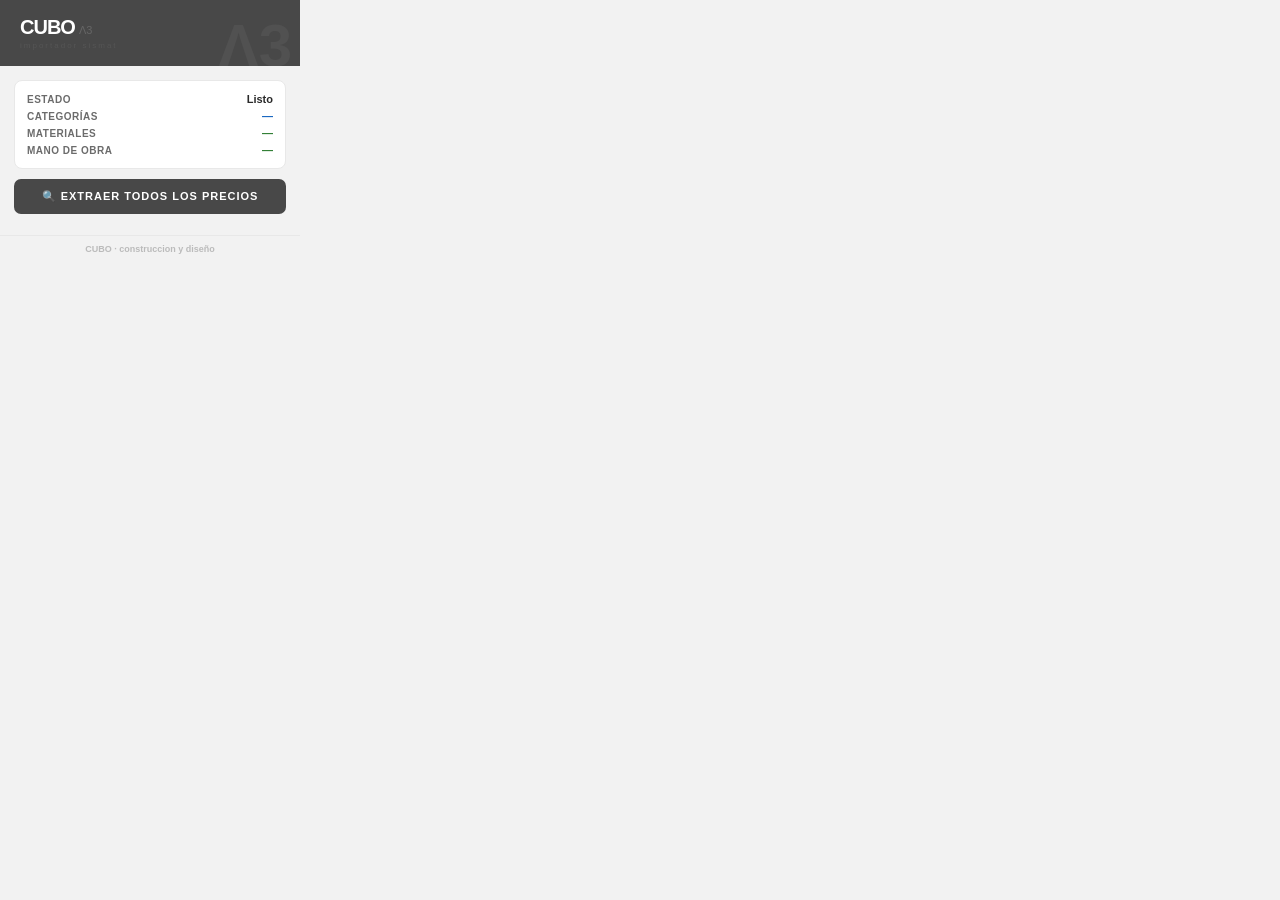
<file: cubo-sismat-extension/popup.html>
<!DOCTYPE html>
<html lang="es">
<head>
<meta charset="UTF-8">
<style>
*{box-sizing:border-box;margin:0;padding:0}
body{font-family:'Segoe UI',sans-serif;width:300px;background:#F2F2F2;color:#2A2A2A}
.header{background:#484848;padding:16px 20px;position:relative;overflow:hidden}
.header::after{content:'Λ3';position:absolute;right:8px;bottom:-10px;font-size:60px;font-weight:900;color:rgba(255,255,255,0.05);line-height:1}
.logo{font-size:20px;font-weight:900;color:#fff;letter-spacing:-1px}
.logo-iso{font-size:11px;color:#666;margin-left:4px}
.logo-sub{font-size:8px;color:#555;letter-spacing:2px;display:block;margin-top:2px}
.body{padding:14px}
.status-card{background:#fff;border-radius:8px;border:1.5px solid #E8E8E8;padding:12px;margin-bottom:10px}
.status-row{display:flex;justify-content:space-between;align-items:center;margin-bottom:5px}
.status-row:last-child{margin-bottom:0}
.s-lbl{font-size:10px;font-weight:700;color:#6B6B6B;text-transform:uppercase;letter-spacing:.5px}
.s-val{font-size:11px;font-weight:800;color:#2A2A2A}
.s-val.ok{color:#2E7D32}.s-val.err{color:#C62828}.s-val.info{color:#1565C0}
.progress-wrap{display:none;margin-bottom:10px}
.p-top{display:flex;justify-content:space-between;font-size:10px;font-weight:700;color:#6B6B6B;margin-bottom:5px}
.p-bar{height:5px;background:#E8E8E8;border-radius:3px;overflow:hidden}
.p-fill{height:100%;background:#484848;border-radius:3px;transition:width .4s;width:0%}
.p-cat{font-size:10px;color:#aaa;font-weight:600;margin-top:3px}
.btn{width:100%;background:#484848;color:#fff;border:none;padding:11px;font-size:11px;font-weight:800;cursor:pointer;border-radius:7px;text-transform:uppercase;letter-spacing:1px;transition:all .2s;margin-bottom:7px}
.btn:hover:not(:disabled){background:#333;transform:translateY(-1px)}
.btn:disabled{opacity:.4;cursor:not-allowed}
.btn.sec{background:#fff;color:#484848;border:1.5px solid #E8E8E8}
.btn.sec:hover:not(:disabled){border-color:#484848;transform:translateY(-1px)}
.btn.success{background:#2E7D32}
.btn.success:hover:not(:disabled){background:#1B5E20}
.log{background:#fff;border:1.5px solid #E8E8E8;border-radius:7px;padding:8px 10px;max-height:110px;overflow-y:auto;font-size:10px;color:#666;font-weight:600;line-height:1.6;display:none}
.log-line.ok{color:#2E7D32}.log-line.err{color:#C62828}.log-line.info{color:#1565C0}.log-line.warn{color:#E65100}
.warning{background:#FFF3E0;border:1.5px solid #FFE0B2;border-radius:7px;padding:9px 11px;font-size:11px;color:#E65100;font-weight:600;margin-bottom:10px;display:none;line-height:1.5}
.not-sismat{text-align:center;padding:20px 14px;color:#aaa;font-size:12px;font-weight:600;line-height:1.6;display:none}
.footer{padding:8px 14px;text-align:center;font-size:9px;color:#bbb;font-weight:600;border-top:1px solid #E8E8E8}
</style>
</head>
<body>
<div class="header">
  <span class="logo">CUBO</span><span class="logo-iso">Λ3</span>
  <span class="logo-sub">importador sismat</span>
</div>
<div class="body">
  <div id="not-sismat" class="not-sismat">
    ⚠️ Abrí Sismat primero.<br>
    Entrá a <strong>sismat.com.ar</strong> con tu usuario y volvé acá.
  </div>
  <div id="main-content">
    <div class="status-card">
      <div class="status-row"><span class="s-lbl">Estado</span><span class="s-val" id="st-estado">Listo</span></div>
      <div class="status-row"><span class="s-lbl">Categorías</span><span class="s-val info" id="st-cats">—</span></div>
      <div class="status-row"><span class="s-lbl">Materiales</span><span class="s-val ok" id="st-mats">—</span></div>
      <div class="status-row"><span class="s-lbl">Mano de obra</span><span class="s-val ok" id="st-mo">—</span></div>
    </div>
    <div class="progress-wrap" id="progress-wrap">
      <div class="p-top"><span>Progreso</span><span id="progress-pct">0%</span></div>
      <div class="p-bar"><div class="p-fill" id="progress-fill"></div></div>
      <div class="p-cat" id="current-cat">Iniciando...</div>
    </div>
    <div class="warning" id="warning-not-logged">
      No detectamos tu sesión en Sismat. Iniciá sesión y recargá la página.
    </div>
    <button class="btn" id="btn-extraer">🔍 Extraer todos los precios</button>
    <button class="btn sec" id="btn-descargar" style="display:none">⬇️ Descargar JSON</button>
    <button class="btn success" id="btn-importar" style="display:none">✅ Importar a CUBO Admin</button>
    <div class="log" id="log"></div>
  </div>
</div>
<div class="footer">CUBO · construccion y diseño</div>
<script src="popup.js"></script>
</body>
</html>
</file>
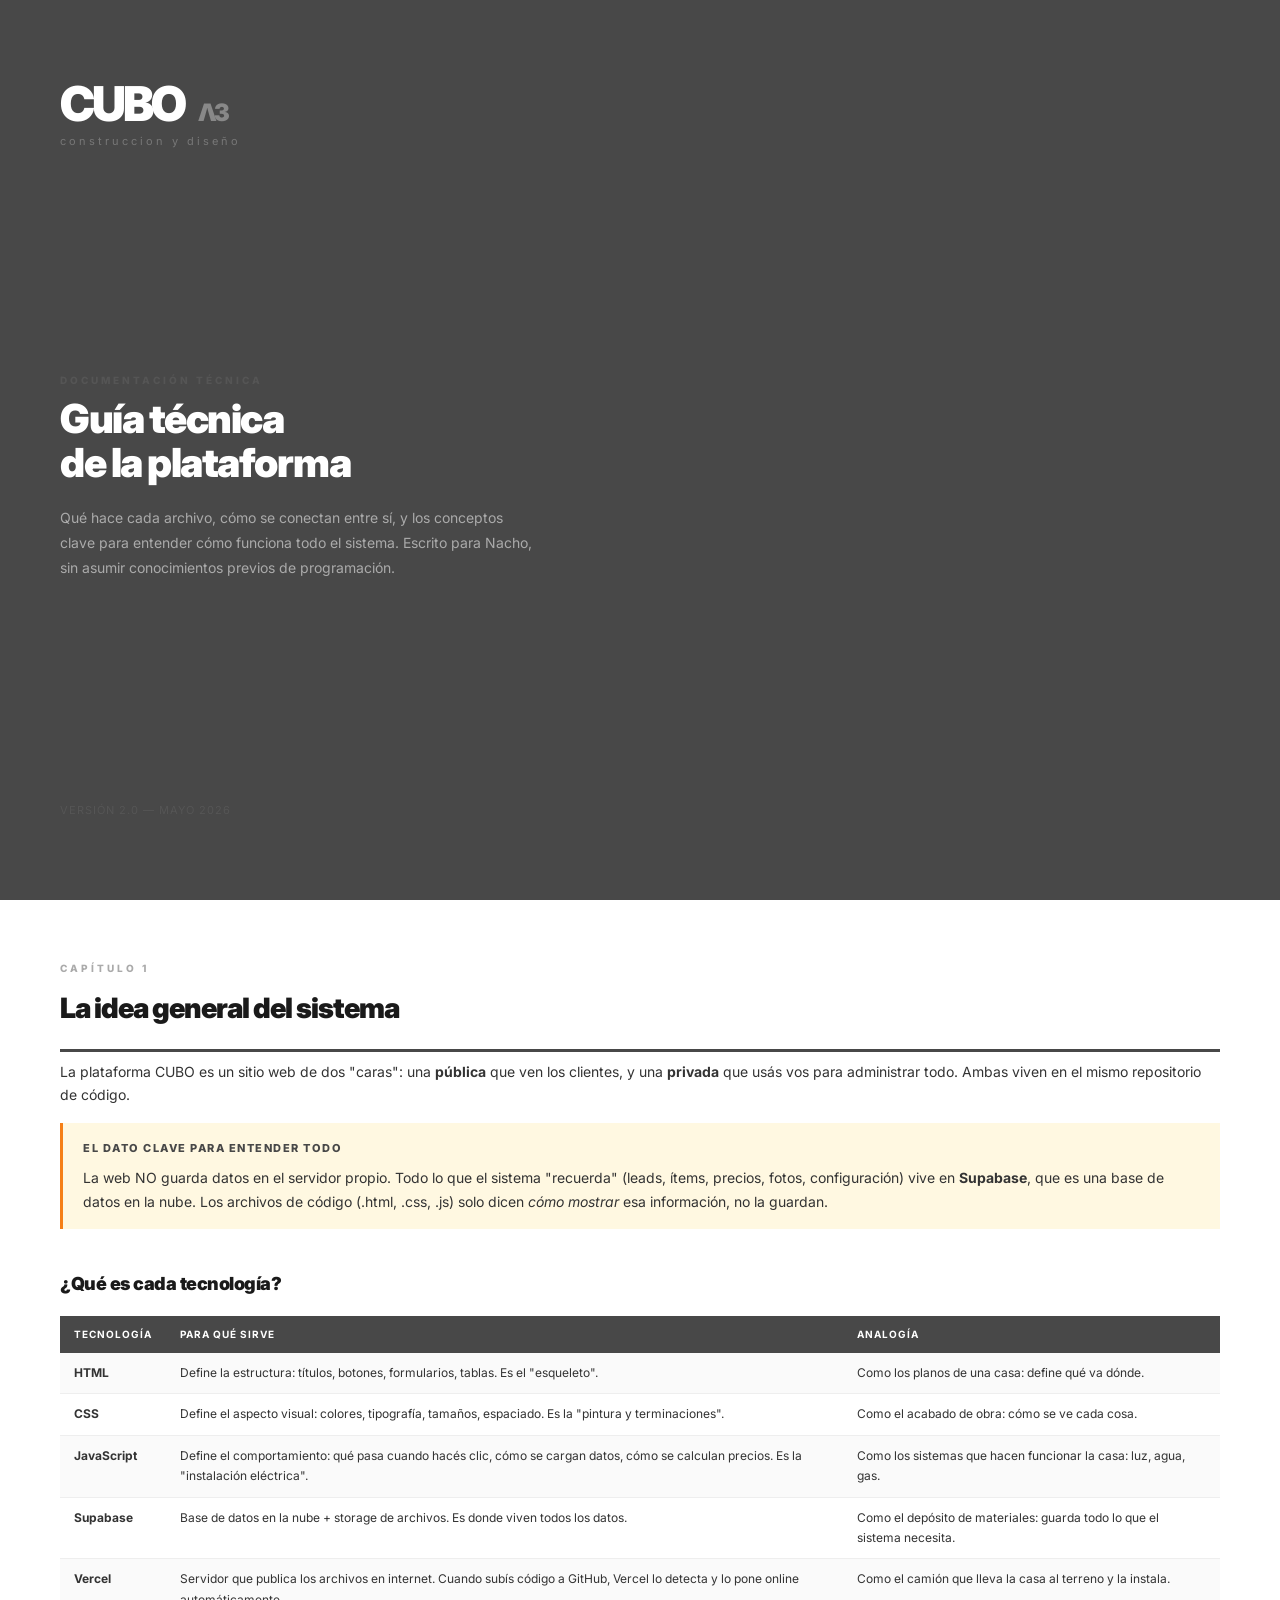
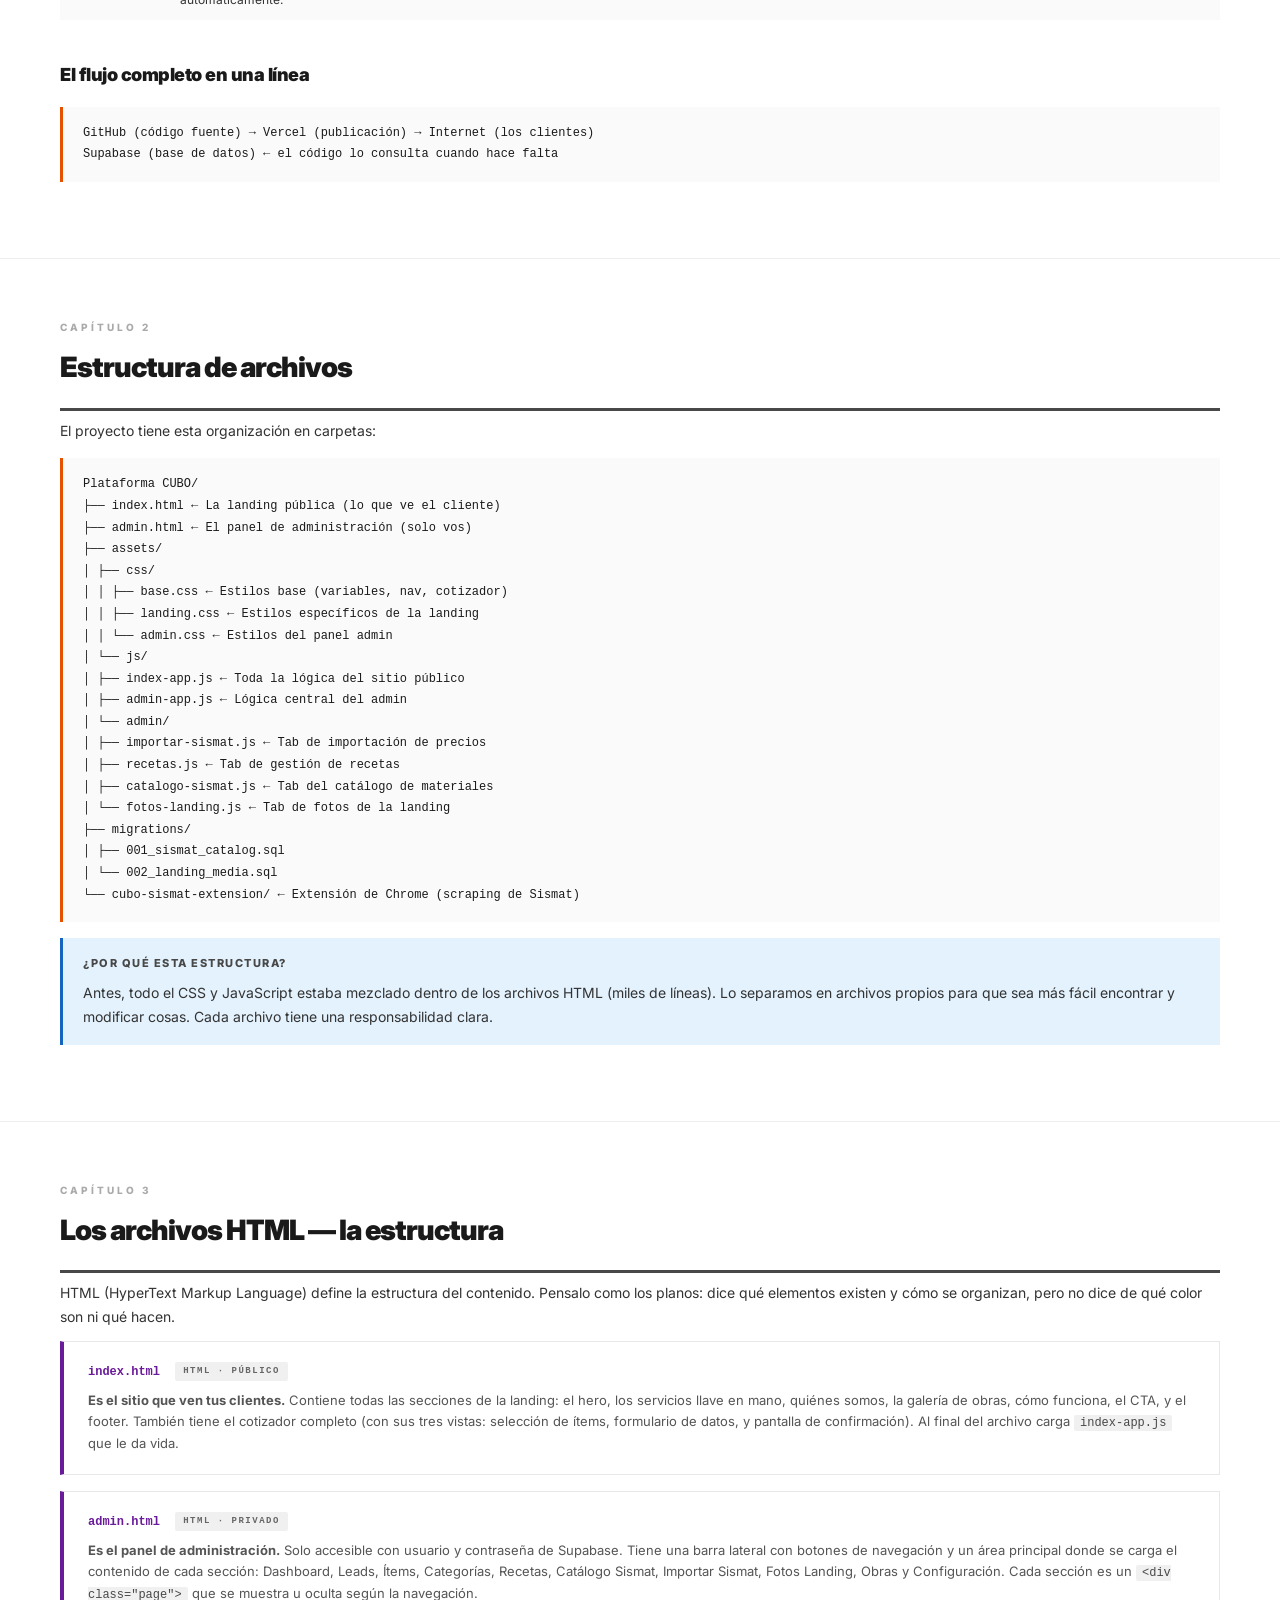
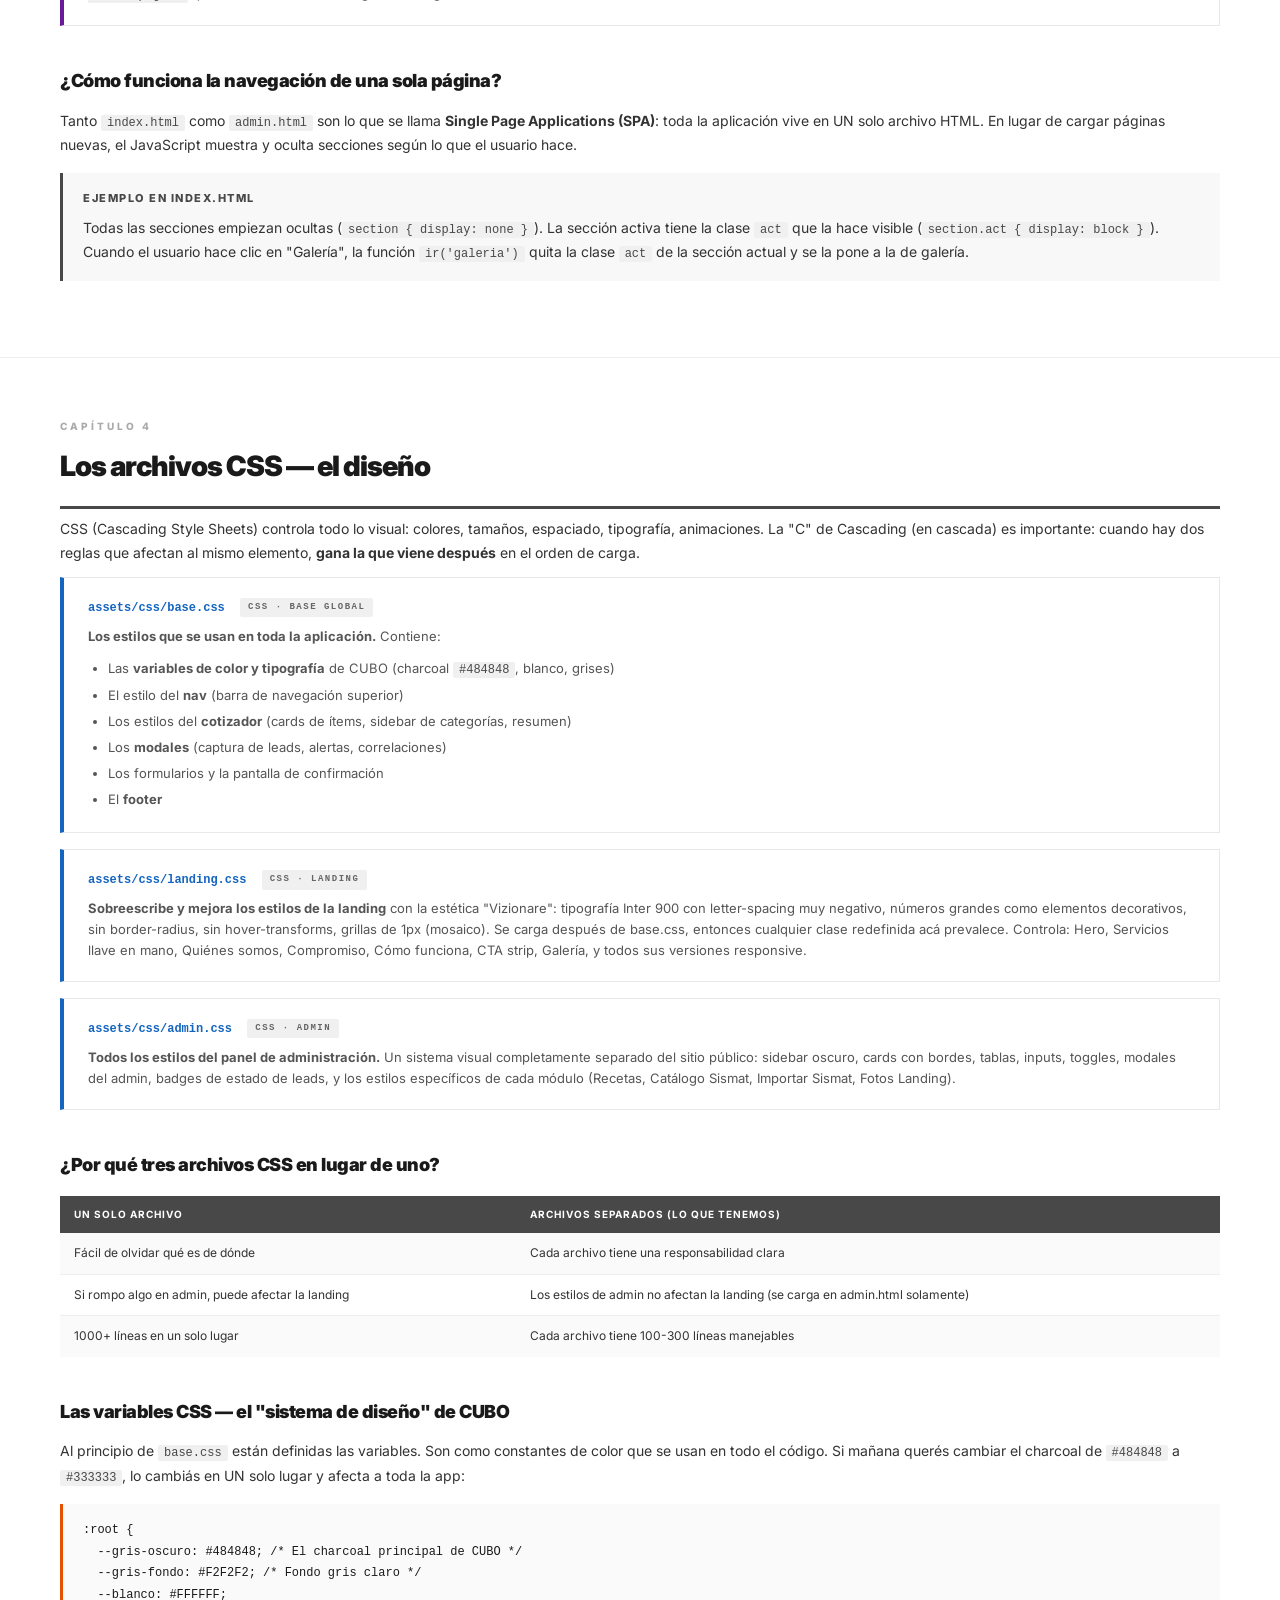
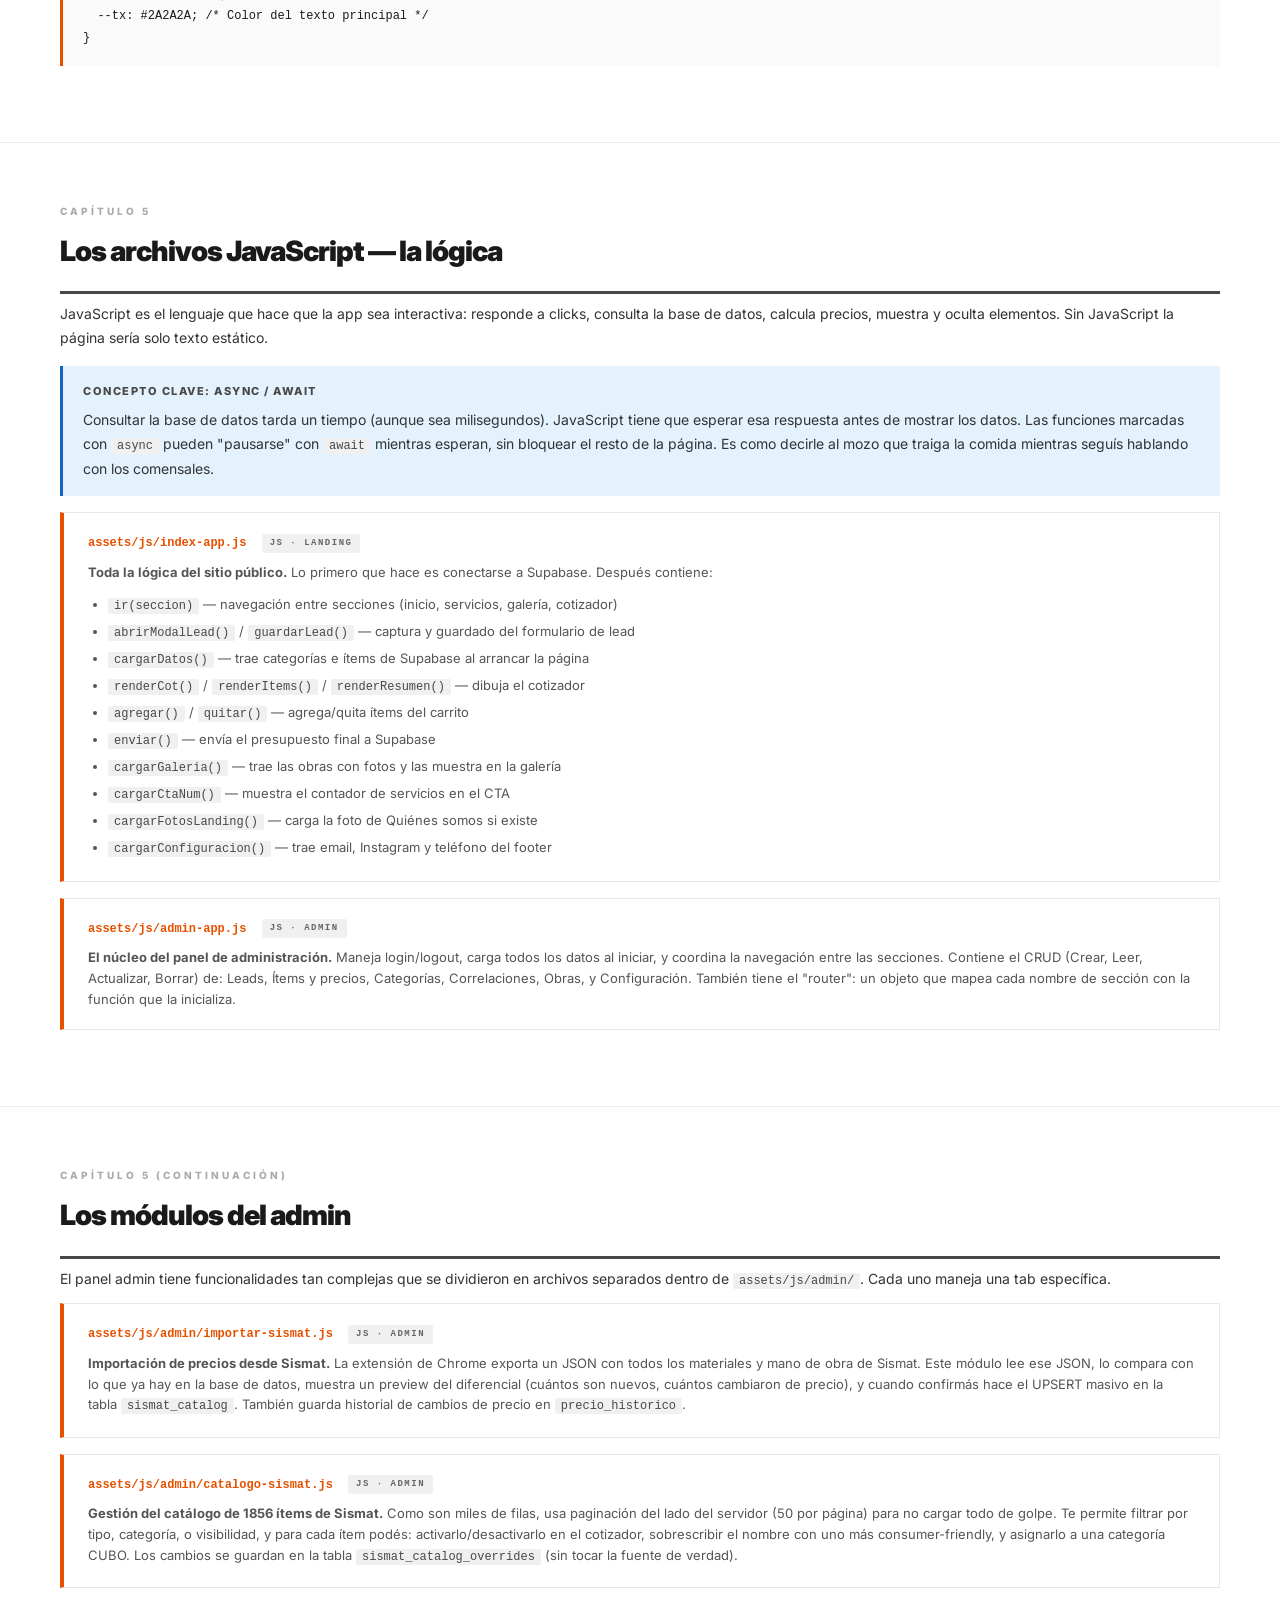
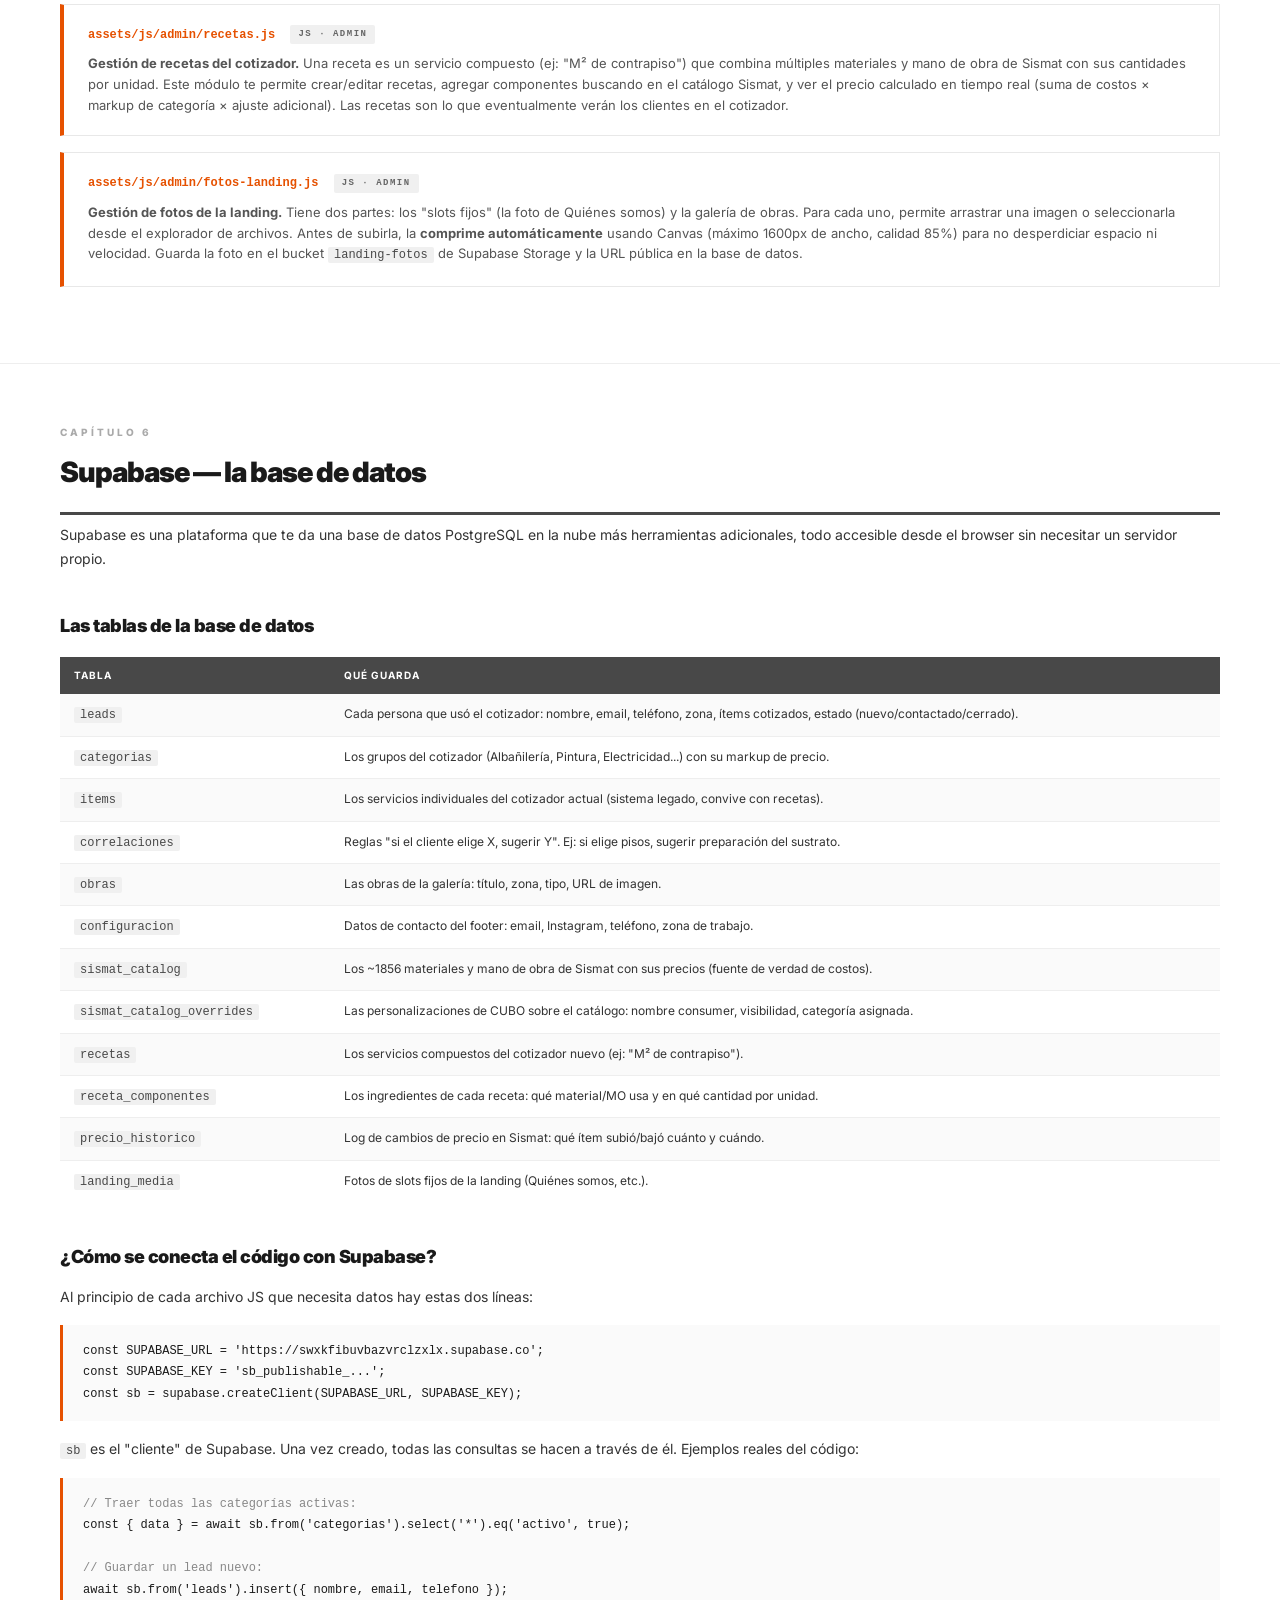
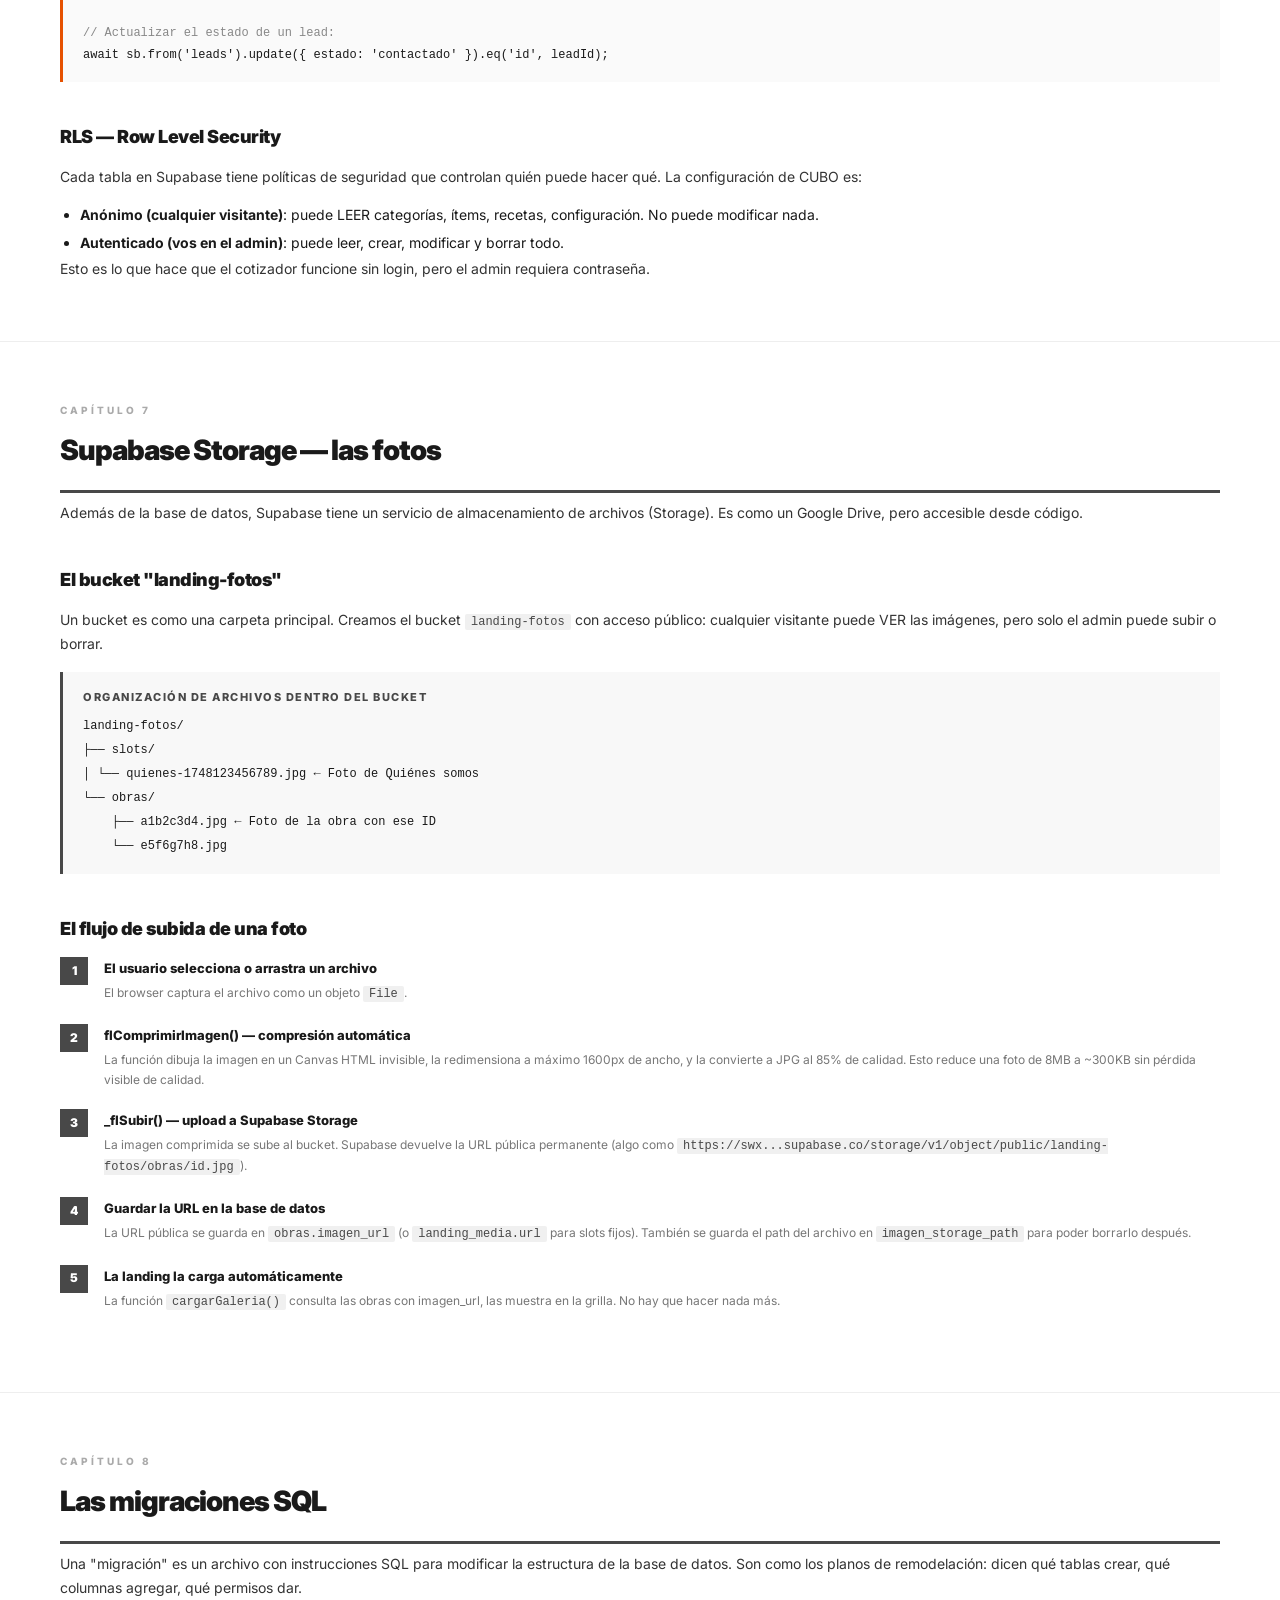
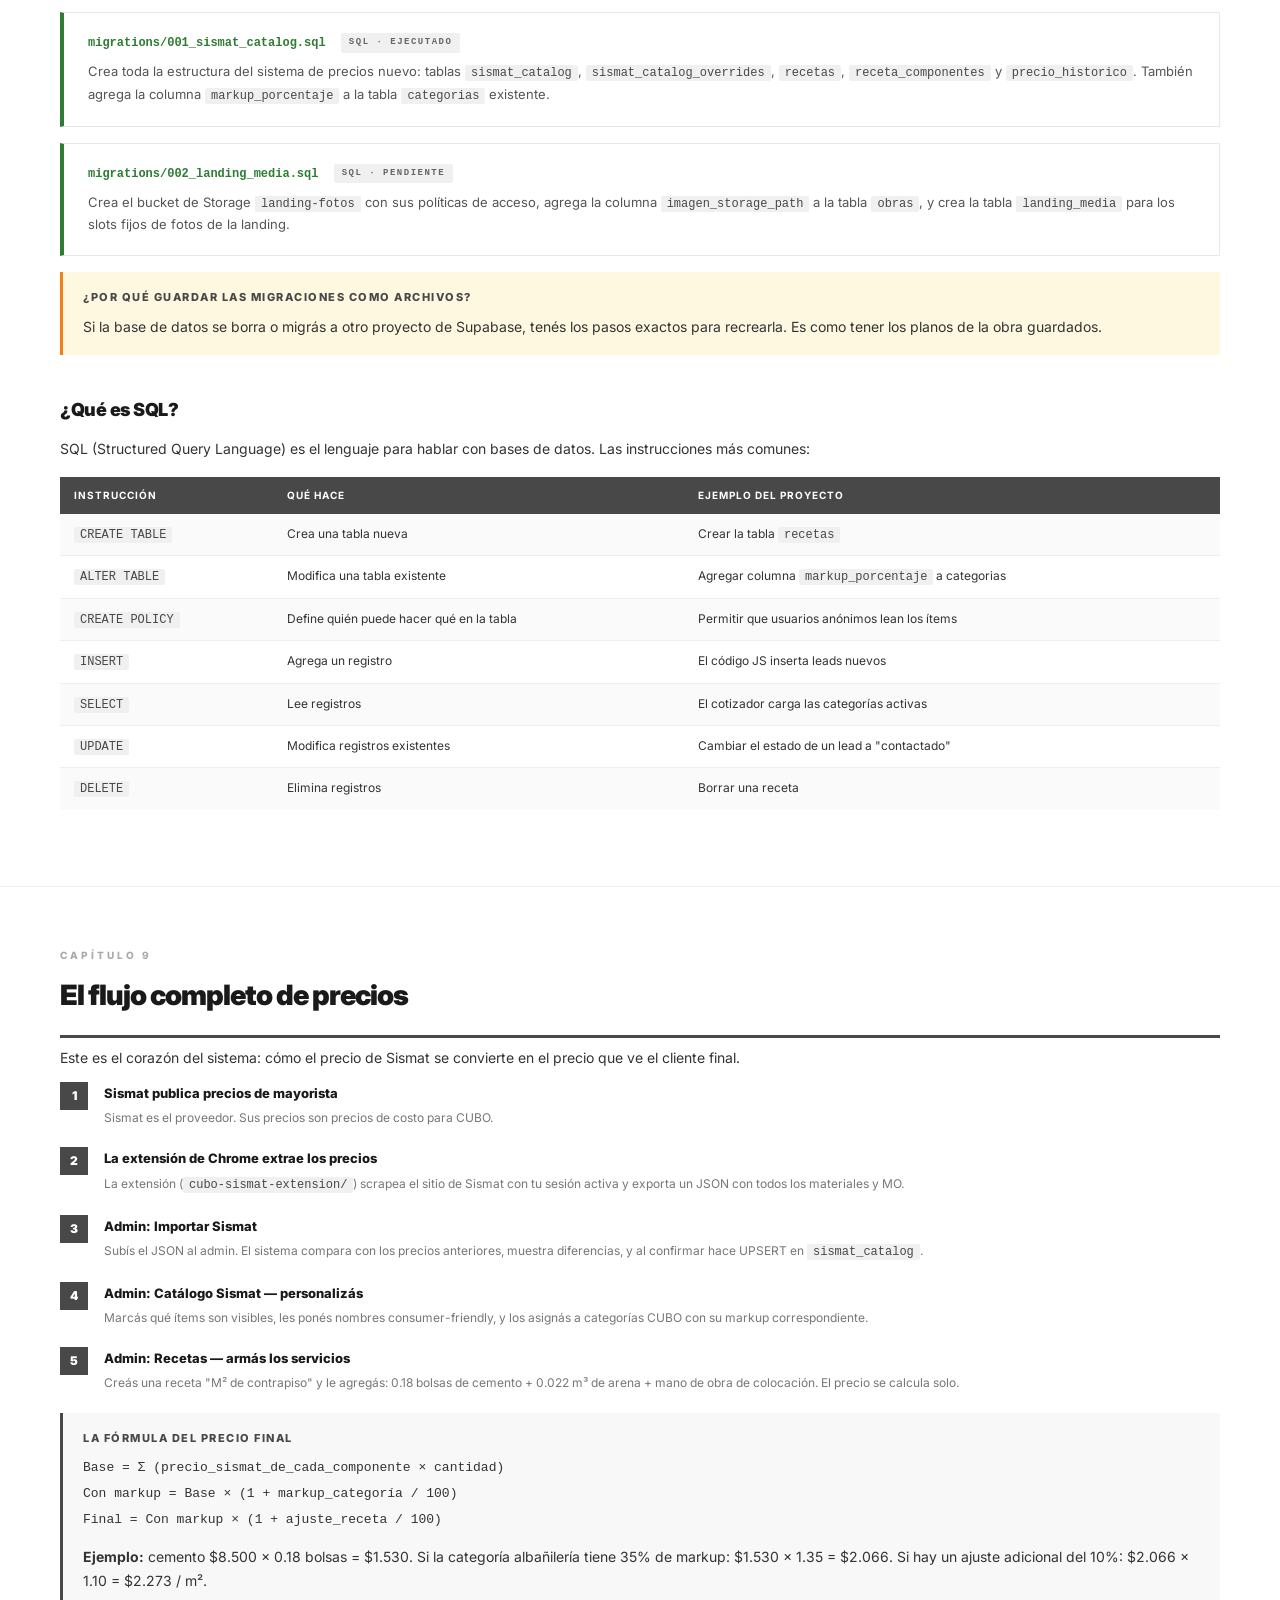
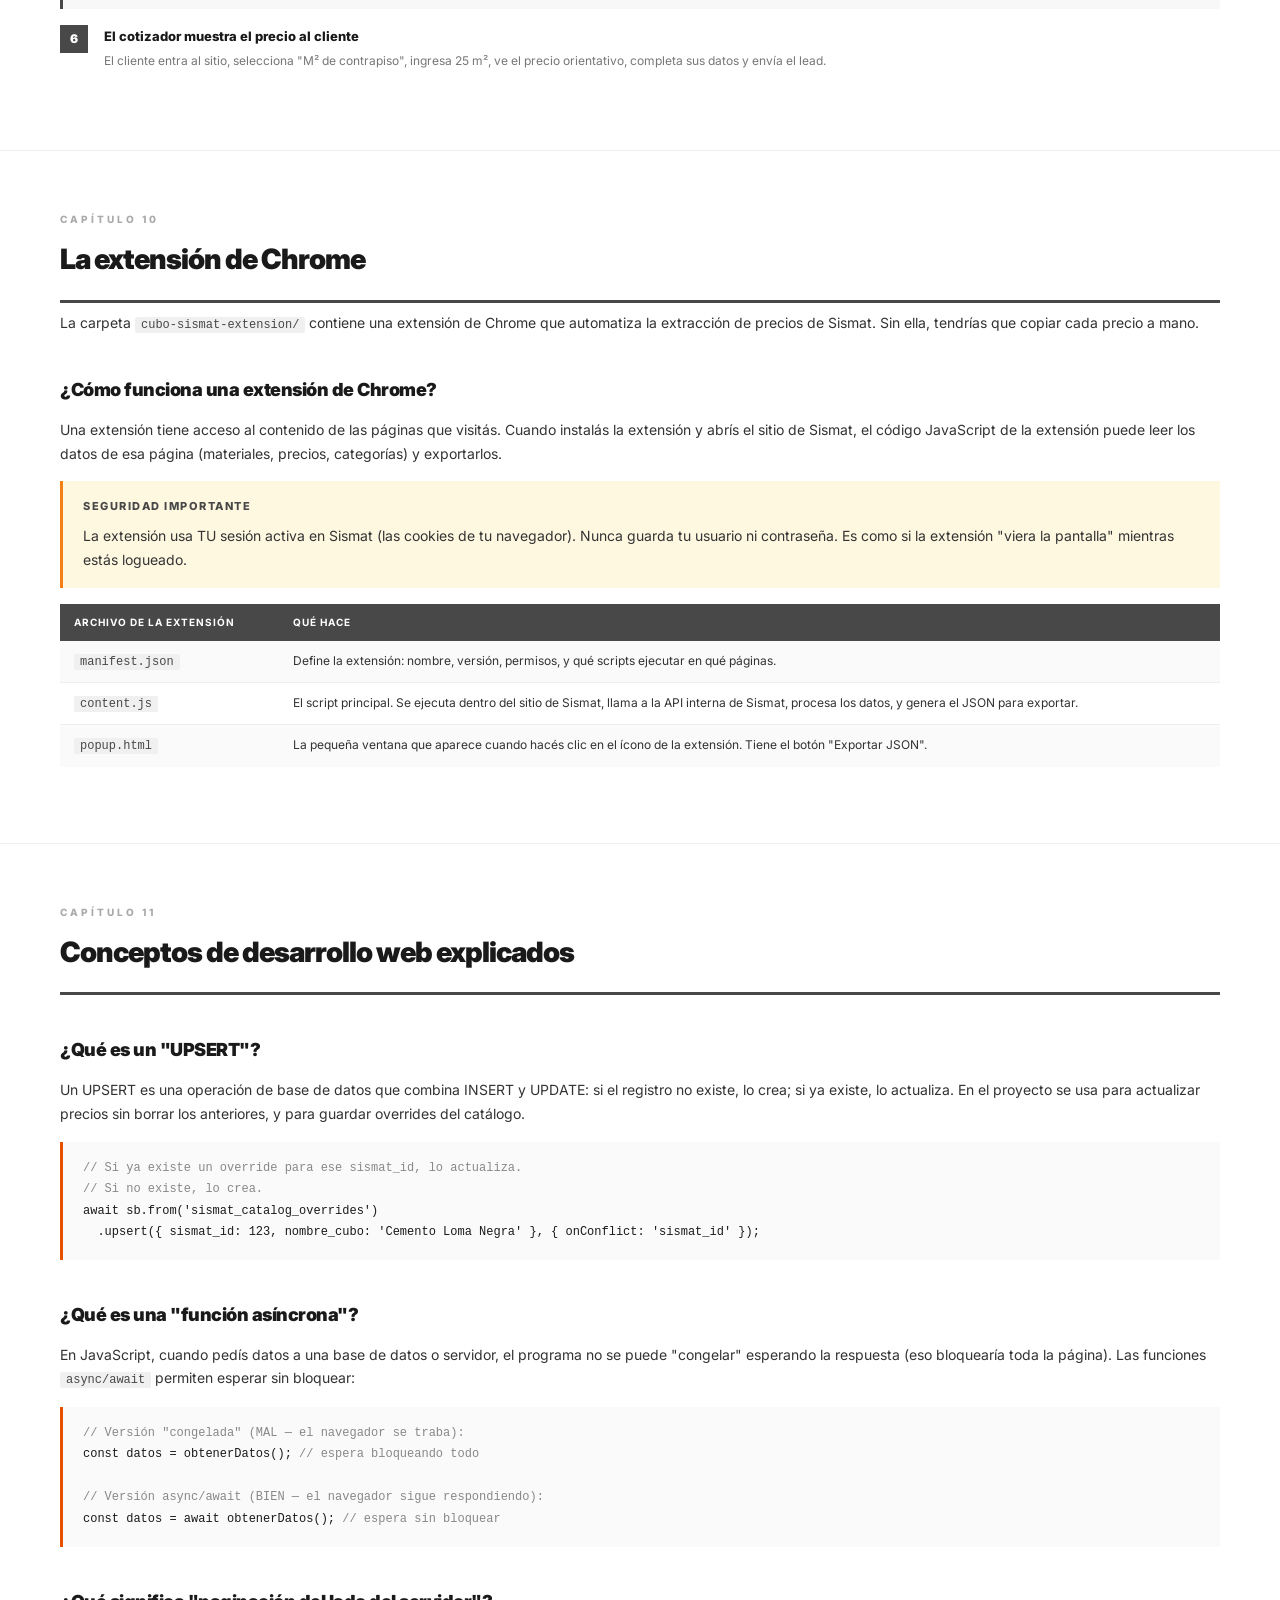
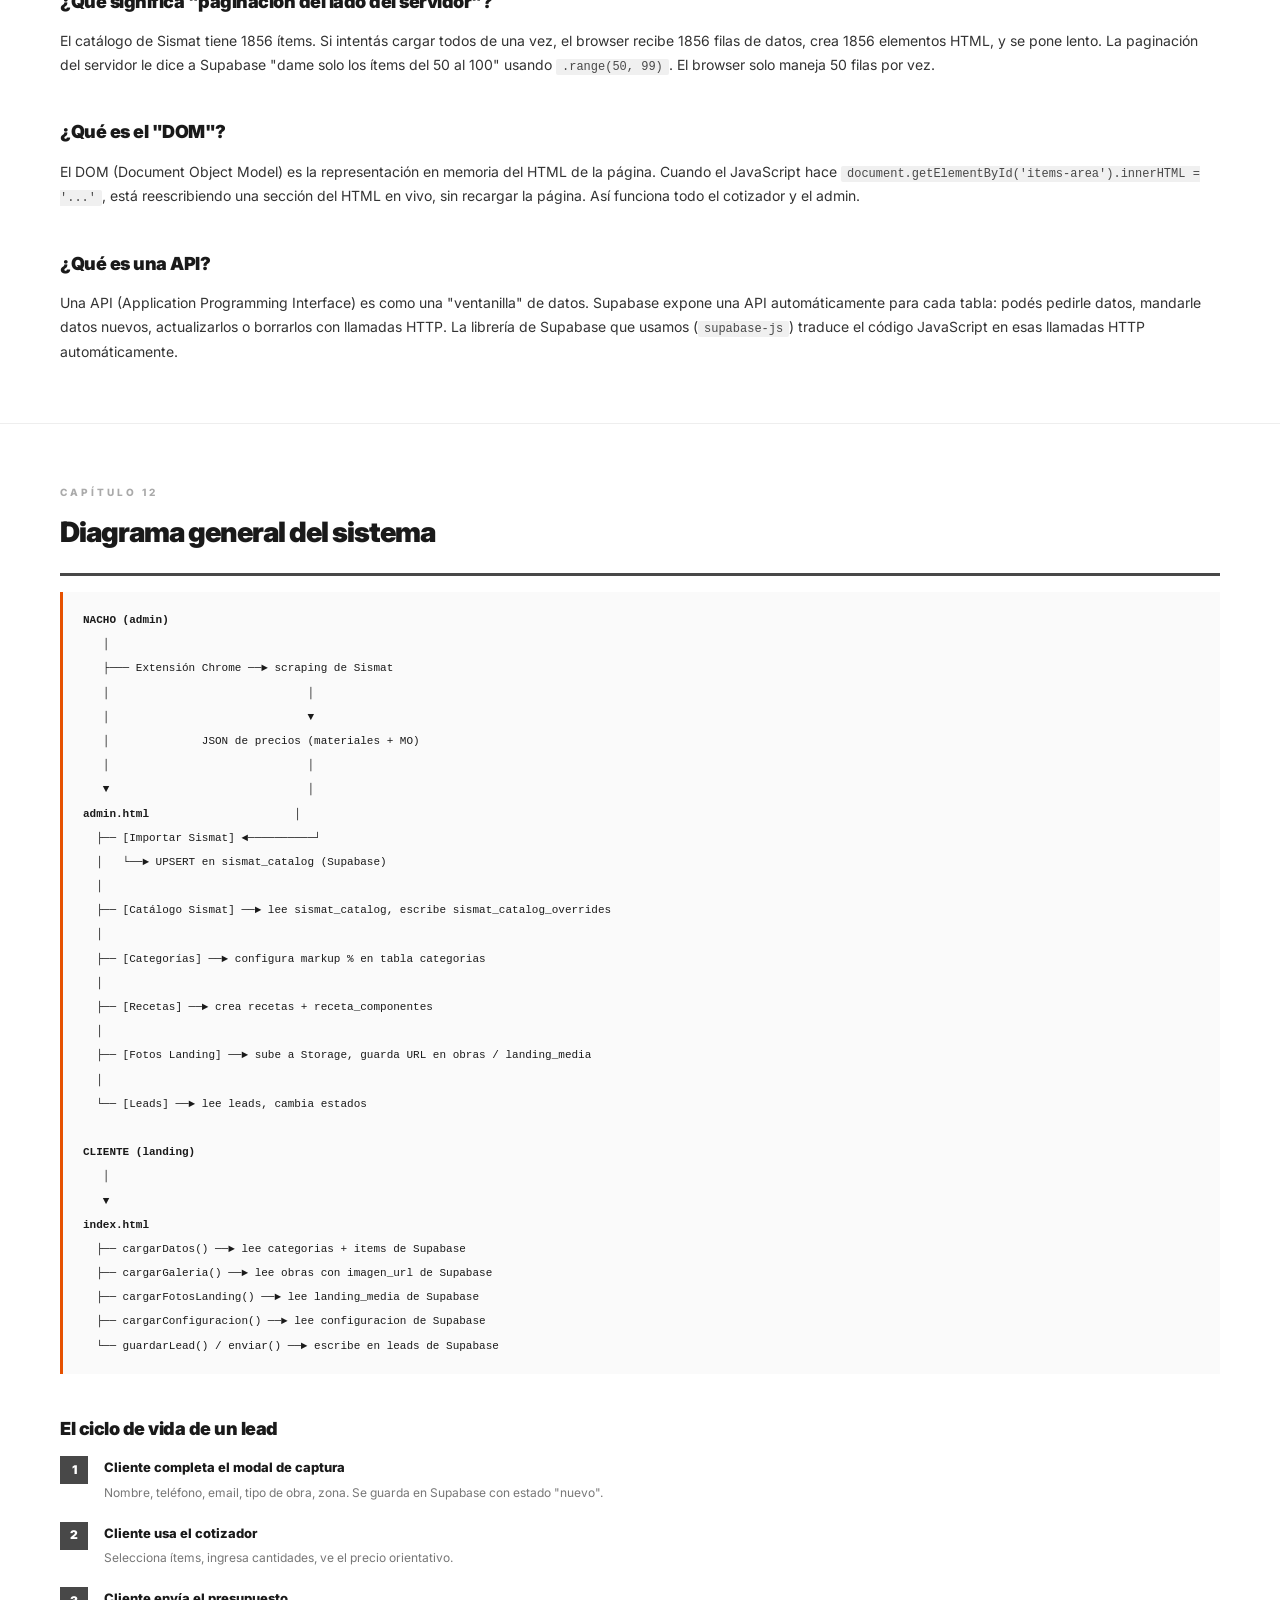
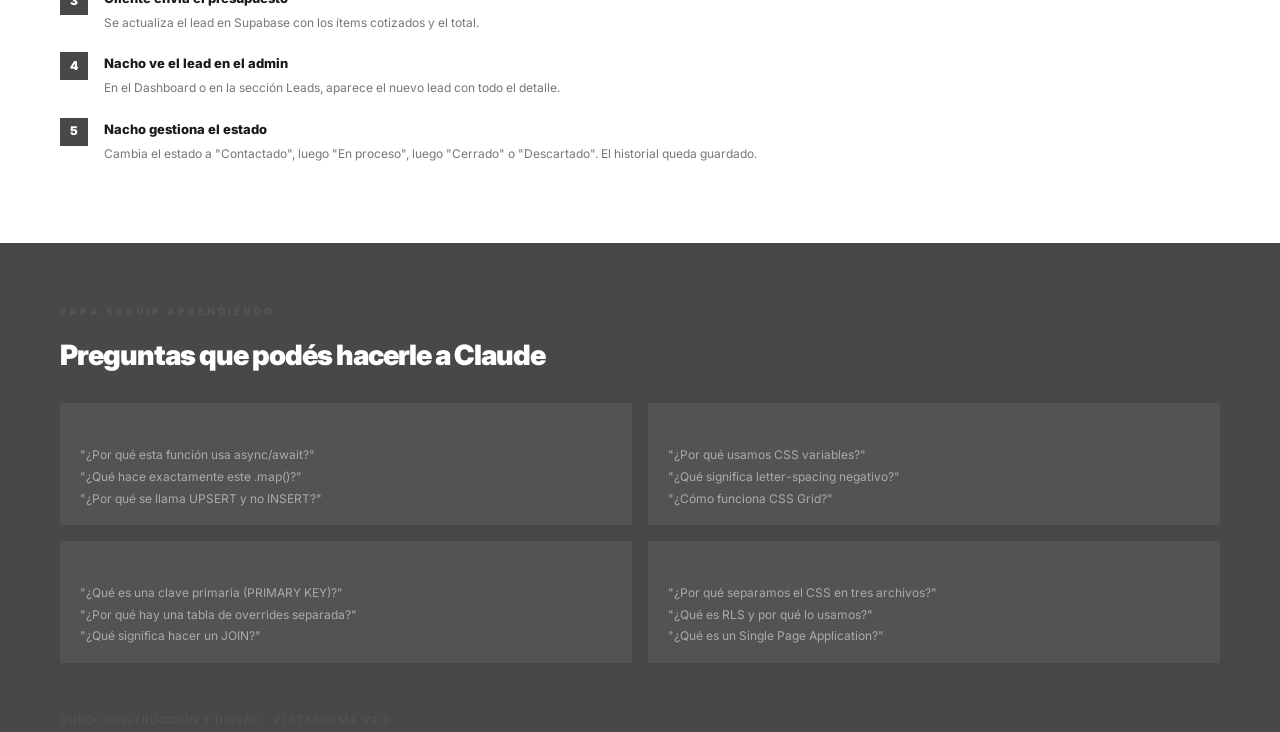
<file: docs/guia-tecnica-cubo.html>
<!DOCTYPE html>
<html lang="es">
<head>
<meta charset="UTF-8">
<meta name="viewport" content="width=device-width, initial-scale=1.0">
<title>CUBO — Guía técnica de la plataforma</title>
<style>
  @import url('https://fonts.googleapis.com/css2?family=Inter:wght@400;500;600;700;800;900&display=swap');

  * { box-sizing: border-box; margin: 0; padding: 0; }
  body { font-family: 'Inter', sans-serif; background: #fff; color: #1a1a1a; font-size: 14px; line-height: 1.7; }

  .cover {
    background: #484848;
    color: #fff;
    padding: 80px 60px;
    min-height: 100vh;
    display: flex;
    flex-direction: column;
    justify-content: space-between;
    page-break-after: always;
  }
  .cover-logo { font-size: 48px; font-weight: 900; letter-spacing: -3px; line-height: 1; }
  .cover-iso { font-size: 24px; color: #888; margin-left: 8px; }
  .cover-sub { font-size: 11px; color: #777; letter-spacing: 3px; text-transform: lowercase; margin-top: 4px; }
  .cover-tit { font-size: 36px; font-weight: 900; letter-spacing: -1.5px; line-height: 1.1; color: #fff; margin-bottom: 16px; }
  .cover-desc { font-size: 14px; color: #aaa; max-width: 480px; line-height: 1.8; }
  .cover-foot { font-size: 11px; color: #555; letter-spacing: 1px; text-transform: uppercase; }

  .page { padding: 60px; page-break-inside: avoid; }
  .page + .page { border-top: 1px solid #eee; }

  h1 { font-size: 28px; font-weight: 900; letter-spacing: -1px; color: #1a1a1a; margin-bottom: 8px; padding-bottom: 16px; border-bottom: 3px solid #484848; }
  h2 { font-size: 18px; font-weight: 900; letter-spacing: -0.5px; color: #1a1a1a; margin: 40px 0 12px; }
  h3 { font-size: 14px; font-weight: 800; color: #484848; margin: 24px 0 8px; text-transform: uppercase; letter-spacing: 1px; }
  p { margin-bottom: 12px; color: #333; }
  p:last-child { margin-bottom: 0; }

  .chapter-label { font-size: 10px; font-weight: 800; letter-spacing: 3px; text-transform: uppercase; color: #aaa; margin-bottom: 8px; }

  .file-card {
    border: 1.5px solid #e8e8e8;
    border-left: 4px solid #484848;
    border-radius: 0;
    padding: 20px 24px;
    margin-bottom: 16px;
    page-break-inside: avoid;
  }
  .file-card.css { border-left-color: #1565C0; }
  .file-card.js  { border-left-color: #E65100; }
  .file-card.sql { border-left-color: #2E7D32; }
  .file-card.html { border-left-color: #6A1B9A; }

  .file-path { font-size: 12px; font-weight: 800; font-family: monospace; color: #484848; margin-bottom: 4px; }
  .file-path.css { color: #1565C0; }
  .file-path.js  { color: #E65100; }
  .file-path.sql { color: #2E7D32; }
  .file-path.html { color: #6A1B9A; }

  .file-type-badge {
    display: inline-block;
    font-size: 9px;
    font-weight: 800;
    letter-spacing: 1.5px;
    text-transform: uppercase;
    padding: 2px 8px;
    border-radius: 2px;
    margin-left: 8px;
    background: #f0f0f0;
    color: #666;
    vertical-align: middle;
  }
  .file-desc { font-size: 13px; color: #555; margin-top: 8px; line-height: 1.6; }

  .concept-box {
    background: #f8f8f8;
    border-left: 3px solid #484848;
    padding: 16px 20px;
    margin: 16px 0;
  }
  .concept-box.highlight { background: #FFF8E1; border-left-color: #F57F17; }
  .concept-box.info { background: #E3F2FD; border-left-color: #1565C0; }
  .concept-box.code { background: #FAFAFA; border-left-color: #E65100; font-family: monospace; font-size: 12px; line-height: 1.8; }

  .concept-tit { font-size: 11px; font-weight: 800; letter-spacing: 1.5px; text-transform: uppercase; color: #484848; margin-bottom: 8px; }

  .flow-step {
    display: flex;
    gap: 16px;
    align-items: flex-start;
    margin-bottom: 20px;
  }
  .flow-num {
    background: #484848;
    color: #fff;
    font-size: 12px;
    font-weight: 900;
    width: 28px;
    height: 28px;
    display: flex;
    align-items: center;
    justify-content: center;
    flex-shrink: 0;
    border-radius: 0;
  }
  .flow-content { flex: 1; }
  .flow-tit { font-weight: 800; font-size: 13px; color: #1a1a1a; margin-bottom: 4px; }
  .flow-sub { font-size: 12px; color: #777; line-height: 1.6; }

  table { width: 100%; border-collapse: collapse; margin: 16px 0; font-size: 12px; }
  th { background: #484848; color: #fff; font-weight: 700; padding: 10px 14px; text-align: left; font-size: 10px; letter-spacing: 1px; text-transform: uppercase; }
  td { padding: 10px 14px; border-bottom: 1px solid #eee; vertical-align: top; color: #333; }
  tr:last-child td { border-bottom: none; }
  tr:nth-child(even) td { background: #fafafa; }

  code { background: #f0f0f0; padding: 1px 6px; font-family: monospace; font-size: 12px; border-radius: 2px; color: #484848; }

  .arrow { color: #aaa; font-size: 20px; margin: 0 8px; }

  @media print {
    .cover { min-height: 100vh; }
    .page { padding: 40px 60px; }
    h1 { page-break-after: avoid; }
    h2 { page-break-after: avoid; }
    .file-card { page-break-inside: avoid; }
  }
</style>
</head>
<body>

<!-- ── PORTADA ── -->
<div class="cover">
  <div>
    <div class="cover-logo">CUBO <span class="cover-iso">Λ3</span></div>
    <div class="cover-sub">construccion y diseño</div>
  </div>
  <div>
    <div class="chapter-label" style="color:#555">Documentación técnica</div>
    <h1 class="cover-tit" style="border:none;padding:0;font-size:40px;margin-bottom:20px">Guía técnica<br>de la plataforma</h1>
    <p class="cover-desc">Qué hace cada archivo, cómo se conectan entre sí, y los conceptos clave para entender cómo funciona todo el sistema. Escrito para Nacho, sin asumir conocimientos previos de programación.</p>
  </div>
  <div class="cover-foot">Versión 2.0 — Mayo 2026</div>
</div>


<!-- ── CAP 1: LA IDEA GENERAL ── -->
<div class="page">
  <div class="chapter-label">Capítulo 1</div>
  <h1>La idea general del sistema</h1>

  <p>La plataforma CUBO es un sitio web de dos "caras": una <strong>pública</strong> que ven los clientes, y una <strong>privada</strong> que usás vos para administrar todo. Ambas viven en el mismo repositorio de código.</p>

  <div class="concept-box highlight">
    <div class="concept-tit">El dato clave para entender todo</div>
    <p>La web NO guarda datos en el servidor propio. Todo lo que el sistema "recuerda" (leads, ítems, precios, fotos, configuración) vive en <strong>Supabase</strong>, que es una base de datos en la nube. Los archivos de código (.html, .css, .js) solo dicen <em>cómo mostrar</em> esa información, no la guardan.</p>
  </div>

  <h2>¿Qué es cada tecnología?</h2>

  <table>
    <tr><th>Tecnología</th><th>Para qué sirve</th><th>Analogía</th></tr>
    <tr><td><strong>HTML</strong></td><td>Define la estructura: títulos, botones, formularios, tablas. Es el "esqueleto".</td><td>Como los planos de una casa: define qué va dónde.</td></tr>
    <tr><td><strong>CSS</strong></td><td>Define el aspecto visual: colores, tipografía, tamaños, espaciado. Es la "pintura y terminaciones".</td><td>Como el acabado de obra: cómo se ve cada cosa.</td></tr>
    <tr><td><strong>JavaScript</strong></td><td>Define el comportamiento: qué pasa cuando hacés clic, cómo se cargan datos, cómo se calculan precios. Es la "instalación eléctrica".</td><td>Como los sistemas que hacen funcionar la casa: luz, agua, gas.</td></tr>
    <tr><td><strong>Supabase</strong></td><td>Base de datos en la nube + storage de archivos. Es donde viven todos los datos.</td><td>Como el depósito de materiales: guarda todo lo que el sistema necesita.</td></tr>
    <tr><td><strong>Vercel</strong></td><td>Servidor que publica los archivos en internet. Cuando subís código a GitHub, Vercel lo detecta y lo pone online automáticamente.</td><td>Como el camión que lleva la casa al terreno y la instala.</td></tr>
  </table>

  <h2>El flujo completo en una línea</h2>
  <div class="concept-box code">
    GitHub (código fuente) → Vercel (publicación) → Internet (los clientes)
    <br>
    Supabase (base de datos) ← el código lo consulta cuando hace falta
  </div>
</div>


<!-- ── CAP 2: ESTRUCTURA DE ARCHIVOS ── -->
<div class="page">
  <div class="chapter-label">Capítulo 2</div>
  <h1>Estructura de archivos</h1>

  <p>El proyecto tiene esta organización en carpetas:</p>

  <div class="concept-box code">
Plataforma CUBO/<br>
├── index.html              ← La landing pública (lo que ve el cliente)<br>
├── admin.html              ← El panel de administración (solo vos)<br>
├── assets/<br>
│   ├── css/<br>
│   │   ├── base.css        ← Estilos base (variables, nav, cotizador)<br>
│   │   ├── landing.css     ← Estilos específicos de la landing<br>
│   │   └── admin.css       ← Estilos del panel admin<br>
│   └── js/<br>
│       ├── index-app.js    ← Toda la lógica del sitio público<br>
│       ├── admin-app.js    ← Lógica central del admin<br>
│       └── admin/<br>
│           ├── importar-sismat.js   ← Tab de importación de precios<br>
│           ├── recetas.js           ← Tab de gestión de recetas<br>
│           ├── catalogo-sismat.js   ← Tab del catálogo de materiales<br>
│           └── fotos-landing.js     ← Tab de fotos de la landing<br>
├── migrations/<br>
│   ├── 001_sismat_catalog.sql<br>
│   └── 002_landing_media.sql<br>
└── cubo-sismat-extension/  ← Extensión de Chrome (scraping de Sismat)<br>
  </div>

  <div class="concept-box info">
    <div class="concept-tit">¿Por qué esta estructura?</div>
    <p>Antes, todo el CSS y JavaScript estaba mezclado dentro de los archivos HTML (miles de líneas). Lo separamos en archivos propios para que sea más fácil encontrar y modificar cosas. Cada archivo tiene una responsabilidad clara.</p>
  </div>
</div>


<!-- ── CAP 3: ARCHIVOS HTML ── -->
<div class="page">
  <div class="chapter-label">Capítulo 3</div>
  <h1>Los archivos HTML — la estructura</h1>

  <p>HTML (HyperText Markup Language) define la estructura del contenido. Pensalo como los planos: dice qué elementos existen y cómo se organizan, pero no dice de qué color son ni qué hacen.</p>

  <div class="file-card html">
    <div class="file-path html">index.html <span class="file-type-badge">HTML · Público</span></div>
    <div class="file-desc">
      <strong>Es el sitio que ven tus clientes.</strong> Contiene todas las secciones de la landing: el hero, los servicios llave en mano, quiénes somos, la galería de obras, cómo funciona, el CTA, y el footer. También tiene el cotizador completo (con sus tres vistas: selección de ítems, formulario de datos, y pantalla de confirmación). Al final del archivo carga <code>index-app.js</code> que le da vida.
    </div>
  </div>

  <div class="file-card html">
    <div class="file-path html">admin.html <span class="file-type-badge">HTML · Privado</span></div>
    <div class="file-desc">
      <strong>Es el panel de administración.</strong> Solo accesible con usuario y contraseña de Supabase. Tiene una barra lateral con botones de navegación y un área principal donde se carga el contenido de cada sección: Dashboard, Leads, Ítems, Categorías, Recetas, Catálogo Sismat, Importar Sismat, Fotos Landing, Obras y Configuración. Cada sección es un <code>&lt;div class="page"&gt;</code> que se muestra u oculta según la navegación.
    </div>
  </div>

  <h2>¿Cómo funciona la navegación de una sola página?</h2>
  <p>Tanto <code>index.html</code> como <code>admin.html</code> son lo que se llama <strong>Single Page Applications (SPA)</strong>: toda la aplicación vive en UN solo archivo HTML. En lugar de cargar páginas nuevas, el JavaScript muestra y oculta secciones según lo que el usuario hace.</p>

  <div class="concept-box">
    <div class="concept-tit">Ejemplo en index.html</div>
    <p>Todas las secciones empiezan ocultas (<code>section { display: none }</code>). La sección activa tiene la clase <code>act</code> que la hace visible (<code>section.act { display: block }</code>). Cuando el usuario hace clic en "Galería", la función <code>ir('galeria')</code> quita la clase <code>act</code> de la sección actual y se la pone a la de galería.</p>
  </div>
</div>


<!-- ── CAP 4: ARCHIVOS CSS ── -->
<div class="page">
  <div class="chapter-label">Capítulo 4</div>
  <h1>Los archivos CSS — el diseño</h1>

  <p>CSS (Cascading Style Sheets) controla todo lo visual: colores, tamaños, espaciado, tipografía, animaciones. La "C" de Cascading (en cascada) es importante: cuando hay dos reglas que afectan al mismo elemento, <strong>gana la que viene después</strong> en el orden de carga.</p>

  <div class="file-card css">
    <div class="file-path css">assets/css/base.css <span class="file-type-badge">CSS · Base global</span></div>
    <div class="file-desc">
      <strong>Los estilos que se usan en toda la aplicación.</strong> Contiene:
      <ul style="margin-top:8px;margin-left:20px;line-height:2">
        <li>Las <strong>variables de color y tipografía</strong> de CUBO (charcoal <code>#484848</code>, blanco, grises)</li>
        <li>El estilo del <strong>nav</strong> (barra de navegación superior)</li>
        <li>Los estilos del <strong>cotizador</strong> (cards de ítems, sidebar de categorías, resumen)</li>
        <li>Los <strong>modales</strong> (captura de leads, alertas, correlaciones)</li>
        <li>Los formularios y la pantalla de confirmación</li>
        <li>El <strong>footer</strong></li>
      </ul>
    </div>
  </div>

  <div class="file-card css">
    <div class="file-path css">assets/css/landing.css <span class="file-type-badge">CSS · Landing</span></div>
    <div class="file-desc">
      <strong>Sobreescribe y mejora los estilos de la landing</strong> con la estética "Vizionare": tipografía Inter 900 con letter-spacing muy negativo, números grandes como elementos decorativos, sin border-radius, sin hover-transforms, grillas de 1px (mosaico). Se carga después de base.css, entonces cualquier clase redefinida acá prevalece. Controla: Hero, Servicios llave en mano, Quiénes somos, Compromiso, Cómo funciona, CTA strip, Galería, y todos sus versiones responsive.
    </div>
  </div>

  <div class="file-card css">
    <div class="file-path css">assets/css/admin.css <span class="file-type-badge">CSS · Admin</span></div>
    <div class="file-desc">
      <strong>Todos los estilos del panel de administración.</strong> Un sistema visual completamente separado del sitio público: sidebar oscuro, cards con bordes, tablas, inputs, toggles, modales del admin, badges de estado de leads, y los estilos específicos de cada módulo (Recetas, Catálogo Sismat, Importar Sismat, Fotos Landing).
    </div>
  </div>

  <h2>¿Por qué tres archivos CSS en lugar de uno?</h2>

  <table>
    <tr><th>Un solo archivo</th><th>Archivos separados (lo que tenemos)</th></tr>
    <tr><td>Fácil de olvidar qué es de dónde</td><td>Cada archivo tiene una responsabilidad clara</td></tr>
    <tr><td>Si rompo algo en admin, puede afectar la landing</td><td>Los estilos de admin no afectan la landing (se carga en admin.html solamente)</td></tr>
    <tr><td>1000+ líneas en un solo lugar</td><td>Cada archivo tiene 100-300 líneas manejables</td></tr>
  </table>

  <h2>Las variables CSS — el "sistema de diseño" de CUBO</h2>
  <p>Al principio de <code>base.css</code> están definidas las variables. Son como constantes de color que se usan en todo el código. Si mañana querés cambiar el charcoal de <code>#484848</code> a <code>#333333</code>, lo cambiás en UN solo lugar y afecta a toda la app:</p>

  <div class="concept-box code">
:root {<br>
&nbsp;&nbsp;--gris-oscuro: #484848;  /* El charcoal principal de CUBO */<br>
&nbsp;&nbsp;--gris-fondo:  #F2F2F2;  /* Fondo gris claro */<br>
&nbsp;&nbsp;--blanco:      #FFFFFF;<br>
&nbsp;&nbsp;--tx:          #2A2A2A;  /* Color del texto principal */<br>
}
  </div>
</div>


<!-- ── CAP 5: ARCHIVOS JS ── -->
<div class="page">
  <div class="chapter-label">Capítulo 5</div>
  <h1>Los archivos JavaScript — la lógica</h1>

  <p>JavaScript es el lenguaje que hace que la app sea interactiva: responde a clicks, consulta la base de datos, calcula precios, muestra y oculta elementos. Sin JavaScript la página sería solo texto estático.</p>

  <div class="concept-box info">
    <div class="concept-tit">Concepto clave: async / await</div>
    <p>Consultar la base de datos tarda un tiempo (aunque sea milisegundos). JavaScript tiene que esperar esa respuesta antes de mostrar los datos. Las funciones marcadas con <code>async</code> pueden "pausarse" con <code>await</code> mientras esperan, sin bloquear el resto de la página. Es como decirle al mozo que traiga la comida mientras seguís hablando con los comensales.</p>
  </div>

  <div class="file-card js">
    <div class="file-path js">assets/js/index-app.js <span class="file-type-badge">JS · Landing</span></div>
    <div class="file-desc">
      <strong>Toda la lógica del sitio público.</strong> Lo primero que hace es conectarse a Supabase. Después contiene:
      <ul style="margin-top:8px;margin-left:20px;line-height:2">
        <li><code>ir(seccion)</code> — navegación entre secciones (inicio, servicios, galería, cotizador)</li>
        <li><code>abrirModalLead()</code> / <code>guardarLead()</code> — captura y guardado del formulario de lead</li>
        <li><code>cargarDatos()</code> — trae categorías e ítems de Supabase al arrancar la página</li>
        <li><code>renderCot()</code> / <code>renderItems()</code> / <code>renderResumen()</code> — dibuja el cotizador</li>
        <li><code>agregar()</code> / <code>quitar()</code> — agrega/quita ítems del carrito</li>
        <li><code>enviar()</code> — envía el presupuesto final a Supabase</li>
        <li><code>cargarGaleria()</code> — trae las obras con fotos y las muestra en la galería</li>
        <li><code>cargarCtaNum()</code> — muestra el contador de servicios en el CTA</li>
        <li><code>cargarFotosLanding()</code> — carga la foto de Quiénes somos si existe</li>
        <li><code>cargarConfiguracion()</code> — trae email, Instagram y teléfono del footer</li>
      </ul>
    </div>
  </div>

  <div class="file-card js">
    <div class="file-path js">assets/js/admin-app.js <span class="file-type-badge">JS · Admin</span></div>
    <div class="file-desc">
      <strong>El núcleo del panel de administración.</strong> Maneja login/logout, carga todos los datos al iniciar, y coordina la navegación entre las secciones. Contiene el CRUD (Crear, Leer, Actualizar, Borrar) de: Leads, Ítems y precios, Categorías, Correlaciones, Obras, y Configuración. También tiene el "router": un objeto que mapea cada nombre de sección con la función que la inicializa.
    </div>
  </div>
</div>


<!-- ── CAP 5B: MÓDULOS ADMIN ── -->
<div class="page">
  <div class="chapter-label">Capítulo 5 (continuación)</div>
  <h1>Los módulos del admin</h1>

  <p>El panel admin tiene funcionalidades tan complejas que se dividieron en archivos separados dentro de <code>assets/js/admin/</code>. Cada uno maneja una tab específica.</p>

  <div class="file-card js">
    <div class="file-path js">assets/js/admin/importar-sismat.js <span class="file-type-badge">JS · Admin</span></div>
    <div class="file-desc">
      <strong>Importación de precios desde Sismat.</strong> La extensión de Chrome exporta un JSON con todos los materiales y mano de obra de Sismat. Este módulo lee ese JSON, lo compara con lo que ya hay en la base de datos, muestra un preview del diferencial (cuántos son nuevos, cuántos cambiaron de precio), y cuando confirmás hace el UPSERT masivo en la tabla <code>sismat_catalog</code>. También guarda historial de cambios de precio en <code>precio_historico</code>.
    </div>
  </div>

  <div class="file-card js">
    <div class="file-path js">assets/js/admin/catalogo-sismat.js <span class="file-type-badge">JS · Admin</span></div>
    <div class="file-desc">
      <strong>Gestión del catálogo de 1856 ítems de Sismat.</strong> Como son miles de filas, usa paginación del lado del servidor (50 por página) para no cargar todo de golpe. Te permite filtrar por tipo, categoría, o visibilidad, y para cada ítem podés: activarlo/desactivarlo en el cotizador, sobrescribir el nombre con uno más consumer-friendly, y asignarlo a una categoría CUBO. Los cambios se guardan en la tabla <code>sismat_catalog_overrides</code> (sin tocar la fuente de verdad).
    </div>
  </div>

  <div class="file-card js">
    <div class="file-path js">assets/js/admin/recetas.js <span class="file-type-badge">JS · Admin</span></div>
    <div class="file-desc">
      <strong>Gestión de recetas del cotizador.</strong> Una receta es un servicio compuesto (ej: "M² de contrapiso") que combina múltiples materiales y mano de obra de Sismat con sus cantidades por unidad. Este módulo te permite crear/editar recetas, agregar componentes buscando en el catálogo Sismat, y ver el precio calculado en tiempo real (suma de costos × markup de categoría × ajuste adicional). Las recetas son lo que eventualmente verán los clientes en el cotizador.
    </div>
  </div>

  <div class="file-card js">
    <div class="file-path js">assets/js/admin/fotos-landing.js <span class="file-type-badge">JS · Admin</span></div>
    <div class="file-desc">
      <strong>Gestión de fotos de la landing.</strong> Tiene dos partes: los "slots fijos" (la foto de Quiénes somos) y la galería de obras. Para cada uno, permite arrastrar una imagen o seleccionarla desde el explorador de archivos. Antes de subirla, la <strong>comprime automáticamente</strong> usando Canvas (máximo 1600px de ancho, calidad 85%) para no desperdiciar espacio ni velocidad. Guarda la foto en el bucket <code>landing-fotos</code> de Supabase Storage y la URL pública en la base de datos.
    </div>
  </div>
</div>


<!-- ── CAP 6: SUPABASE ── -->
<div class="page">
  <div class="chapter-label">Capítulo 6</div>
  <h1>Supabase — la base de datos</h1>

  <p>Supabase es una plataforma que te da una base de datos PostgreSQL en la nube más herramientas adicionales, todo accesible desde el browser sin necesitar un servidor propio.</p>

  <h2>Las tablas de la base de datos</h2>

  <table>
    <tr><th>Tabla</th><th>Qué guarda</th></tr>
    <tr><td><code>leads</code></td><td>Cada persona que usó el cotizador: nombre, email, teléfono, zona, ítems cotizados, estado (nuevo/contactado/cerrado).</td></tr>
    <tr><td><code>categorias</code></td><td>Los grupos del cotizador (Albañilería, Pintura, Electricidad...) con su markup de precio.</td></tr>
    <tr><td><code>items</code></td><td>Los servicios individuales del cotizador actual (sistema legado, convive con recetas).</td></tr>
    <tr><td><code>correlaciones</code></td><td>Reglas "si el cliente elige X, sugerir Y". Ej: si elige pisos, sugerir preparación del sustrato.</td></tr>
    <tr><td><code>obras</code></td><td>Las obras de la galería: título, zona, tipo, URL de imagen.</td></tr>
    <tr><td><code>configuracion</code></td><td>Datos de contacto del footer: email, Instagram, teléfono, zona de trabajo.</td></tr>
    <tr><td><code>sismat_catalog</code></td><td>Los ~1856 materiales y mano de obra de Sismat con sus precios (fuente de verdad de costos).</td></tr>
    <tr><td><code>sismat_catalog_overrides</code></td><td>Las personalizaciones de CUBO sobre el catálogo: nombre consumer, visibilidad, categoría asignada.</td></tr>
    <tr><td><code>recetas</code></td><td>Los servicios compuestos del cotizador nuevo (ej: "M² de contrapiso").</td></tr>
    <tr><td><code>receta_componentes</code></td><td>Los ingredientes de cada receta: qué material/MO usa y en qué cantidad por unidad.</td></tr>
    <tr><td><code>precio_historico</code></td><td>Log de cambios de precio en Sismat: qué ítem subió/bajó cuánto y cuándo.</td></tr>
    <tr><td><code>landing_media</code></td><td>Fotos de slots fijos de la landing (Quiénes somos, etc.).</td></tr>
  </table>

  <h2>¿Cómo se conecta el código con Supabase?</h2>
  <p>Al principio de cada archivo JS que necesita datos hay estas dos líneas:</p>

  <div class="concept-box code">
const SUPABASE_URL = 'https://swxkfibuvbazvrclzxlx.supabase.co';<br>
const SUPABASE_KEY = 'sb_publishable_...';<br>
const sb = supabase.createClient(SUPABASE_URL, SUPABASE_KEY);
  </div>

  <p><code>sb</code> es el "cliente" de Supabase. Una vez creado, todas las consultas se hacen a través de él. Ejemplos reales del código:</p>

  <div class="concept-box code">
<span style="color:#888">// Traer todas las categorías activas:</span><br>
const { data } = await sb.from('categorias').select('*').eq('activo', true);<br><br>

<span style="color:#888">// Guardar un lead nuevo:</span><br>
await sb.from('leads').insert({ nombre, email, telefono });<br><br>

<span style="color:#888">// Actualizar el estado de un lead:</span><br>
await sb.from('leads').update({ estado: 'contactado' }).eq('id', leadId);
  </div>

  <h2>RLS — Row Level Security</h2>
  <p>Cada tabla en Supabase tiene políticas de seguridad que controlan quién puede hacer qué. La configuración de CUBO es:</p>
  <ul style="margin-left:20px;line-height:2">
    <li><strong>Anónimo (cualquier visitante)</strong>: puede LEER categorías, ítems, recetas, configuración. No puede modificar nada.</li>
    <li><strong>Autenticado (vos en el admin)</strong>: puede leer, crear, modificar y borrar todo.</li>
  </ul>
  <p>Esto es lo que hace que el cotizador funcione sin login, pero el admin requiera contraseña.</p>
</div>


<!-- ── CAP 7: SUPABASE STORAGE ── -->
<div class="page">
  <div class="chapter-label">Capítulo 7</div>
  <h1>Supabase Storage — las fotos</h1>

  <p>Además de la base de datos, Supabase tiene un servicio de almacenamiento de archivos (Storage). Es como un Google Drive, pero accesible desde código.</p>

  <h2>El bucket "landing-fotos"</h2>
  <p>Un bucket es como una carpeta principal. Creamos el bucket <code>landing-fotos</code> con acceso público: cualquier visitante puede VER las imágenes, pero solo el admin puede subir o borrar.</p>

  <div class="concept-box">
    <div class="concept-tit">Organización de archivos dentro del bucket</div>
    <div style="font-family:monospace;font-size:12px;line-height:2;margin-top:8px">
      landing-fotos/<br>
      ├── slots/<br>
      │   └── quienes-1748123456789.jpg  ← Foto de Quiénes somos<br>
      └── obras/<br>
      &nbsp;&nbsp;&nbsp;&nbsp;├── a1b2c3d4.jpg   ← Foto de la obra con ese ID<br>
      &nbsp;&nbsp;&nbsp;&nbsp;└── e5f6g7h8.jpg
    </div>
  </div>

  <h2>El flujo de subida de una foto</h2>

  <div class="flow-step">
    <div class="flow-num">1</div>
    <div class="flow-content">
      <div class="flow-tit">El usuario selecciona o arrastra un archivo</div>
      <div class="flow-sub">El browser captura el archivo como un objeto <code>File</code>.</div>
    </div>
  </div>
  <div class="flow-step">
    <div class="flow-num">2</div>
    <div class="flow-content">
      <div class="flow-tit">flComprimirImagen() — compresión automática</div>
      <div class="flow-sub">La función dibuja la imagen en un Canvas HTML invisible, la redimensiona a máximo 1600px de ancho, y la convierte a JPG al 85% de calidad. Esto reduce una foto de 8MB a ~300KB sin pérdida visible de calidad.</div>
    </div>
  </div>
  <div class="flow-step">
    <div class="flow-num">3</div>
    <div class="flow-content">
      <div class="flow-tit">_flSubir() — upload a Supabase Storage</div>
      <div class="flow-sub">La imagen comprimida se sube al bucket. Supabase devuelve la URL pública permanente (algo como <code>https://swx...supabase.co/storage/v1/object/public/landing-fotos/obras/id.jpg</code>).</div>
    </div>
  </div>
  <div class="flow-step">
    <div class="flow-num">4</div>
    <div class="flow-content">
      <div class="flow-tit">Guardar la URL en la base de datos</div>
      <div class="flow-sub">La URL pública se guarda en <code>obras.imagen_url</code> (o <code>landing_media.url</code> para slots fijos). También se guarda el path del archivo en <code>imagen_storage_path</code> para poder borrarlo después.</div>
    </div>
  </div>
  <div class="flow-step">
    <div class="flow-num">5</div>
    <div class="flow-content">
      <div class="flow-tit">La landing la carga automáticamente</div>
      <div class="flow-sub">La función <code>cargarGaleria()</code> consulta las obras con imagen_url, las muestra en la grilla. No hay que hacer nada más.</div>
    </div>
  </div>
</div>


<!-- ── CAP 8: LAS MIGRACIONES SQL ── -->
<div class="page">
  <div class="chapter-label">Capítulo 8</div>
  <h1>Las migraciones SQL</h1>

  <p>Una "migración" es un archivo con instrucciones SQL para modificar la estructura de la base de datos. Son como los planos de remodelación: dicen qué tablas crear, qué columnas agregar, qué permisos dar.</p>

  <div class="file-card sql">
    <div class="file-path sql">migrations/001_sismat_catalog.sql <span class="file-type-badge">SQL · Ejecutado</span></div>
    <div class="file-desc">
      Crea toda la estructura del sistema de precios nuevo: tablas <code>sismat_catalog</code>, <code>sismat_catalog_overrides</code>, <code>recetas</code>, <code>receta_componentes</code> y <code>precio_historico</code>. También agrega la columna <code>markup_porcentaje</code> a la tabla <code>categorias</code> existente.
    </div>
  </div>

  <div class="file-card sql">
    <div class="file-path sql">migrations/002_landing_media.sql <span class="file-type-badge">SQL · Pendiente</span></div>
    <div class="file-desc">
      Crea el bucket de Storage <code>landing-fotos</code> con sus políticas de acceso, agrega la columna <code>imagen_storage_path</code> a la tabla <code>obras</code>, y crea la tabla <code>landing_media</code> para los slots fijos de fotos de la landing.
    </div>
  </div>

  <div class="concept-box highlight">
    <div class="concept-tit">¿Por qué guardar las migraciones como archivos?</div>
    <p>Si la base de datos se borra o migrás a otro proyecto de Supabase, tenés los pasos exactos para recrearla. Es como tener los planos de la obra guardados.</p>
  </div>

  <h2>¿Qué es SQL?</h2>
  <p>SQL (Structured Query Language) es el lenguaje para hablar con bases de datos. Las instrucciones más comunes:</p>

  <table>
    <tr><th>Instrucción</th><th>Qué hace</th><th>Ejemplo del proyecto</th></tr>
    <tr><td><code>CREATE TABLE</code></td><td>Crea una tabla nueva</td><td>Crear la tabla <code>recetas</code></td></tr>
    <tr><td><code>ALTER TABLE</code></td><td>Modifica una tabla existente</td><td>Agregar columna <code>markup_porcentaje</code> a categorias</td></tr>
    <tr><td><code>CREATE POLICY</code></td><td>Define quién puede hacer qué en la tabla</td><td>Permitir que usuarios anónimos lean los ítems</td></tr>
    <tr><td><code>INSERT</code></td><td>Agrega un registro</td><td>El código JS inserta leads nuevos</td></tr>
    <tr><td><code>SELECT</code></td><td>Lee registros</td><td>El cotizador carga las categorías activas</td></tr>
    <tr><td><code>UPDATE</code></td><td>Modifica registros existentes</td><td>Cambiar el estado de un lead a "contactado"</td></tr>
    <tr><td><code>DELETE</code></td><td>Elimina registros</td><td>Borrar una receta</td></tr>
  </table>
</div>


<!-- ── CAP 9: EL FLUJO DE PRECIOS ── -->
<div class="page">
  <div class="chapter-label">Capítulo 9</div>
  <h1>El flujo completo de precios</h1>

  <p>Este es el corazón del sistema: cómo el precio de Sismat se convierte en el precio que ve el cliente final.</p>

  <div class="flow-step">
    <div class="flow-num">1</div>
    <div class="flow-content">
      <div class="flow-tit">Sismat publica precios de mayorista</div>
      <div class="flow-sub">Sismat es el proveedor. Sus precios son precios de costo para CUBO.</div>
    </div>
  </div>
  <div class="flow-step">
    <div class="flow-num">2</div>
    <div class="flow-content">
      <div class="flow-tit">La extensión de Chrome extrae los precios</div>
      <div class="flow-sub">La extensión (<code>cubo-sismat-extension/</code>) scrapea el sitio de Sismat con tu sesión activa y exporta un JSON con todos los materiales y MO.</div>
    </div>
  </div>
  <div class="flow-step">
    <div class="flow-num">3</div>
    <div class="flow-content">
      <div class="flow-tit">Admin: Importar Sismat</div>
      <div class="flow-sub">Subís el JSON al admin. El sistema compara con los precios anteriores, muestra diferencias, y al confirmar hace UPSERT en <code>sismat_catalog</code>.</div>
    </div>
  </div>
  <div class="flow-step">
    <div class="flow-num">4</div>
    <div class="flow-content">
      <div class="flow-tit">Admin: Catálogo Sismat — personalizás</div>
      <div class="flow-sub">Marcás qué ítems son visibles, les ponés nombres consumer-friendly, y los asignás a categorías CUBO con su markup correspondiente.</div>
    </div>
  </div>
  <div class="flow-step">
    <div class="flow-num">5</div>
    <div class="flow-content">
      <div class="flow-tit">Admin: Recetas — armás los servicios</div>
      <div class="flow-sub">Creás una receta "M² de contrapiso" y le agregás: 0.18 bolsas de cemento + 0.022 m³ de arena + mano de obra de colocación. El precio se calcula solo.</div>
    </div>
  </div>

  <div class="concept-box">
    <div class="concept-tit">La fórmula del precio final</div>
    <p style="font-family:monospace;font-size:13px;line-height:2">
      Base = Σ (precio_sismat_de_cada_componente × cantidad)<br>
      Con markup = Base × (1 + markup_categoría / 100)<br>
      Final = Con markup × (1 + ajuste_receta / 100)
    </p>
    <p style="margin-top:8px"><strong>Ejemplo:</strong> cemento $8.500 × 0.18 bolsas = $1.530. Si la categoría albañilería tiene 35% de markup: $1.530 × 1.35 = $2.066. Si hay un ajuste adicional del 10%: $2.066 × 1.10 = $2.273 / m².</p>
  </div>

  <div class="flow-step">
    <div class="flow-num">6</div>
    <div class="flow-content">
      <div class="flow-tit">El cotizador muestra el precio al cliente</div>
      <div class="flow-sub">El cliente entra al sitio, selecciona "M² de contrapiso", ingresa 25 m², ve el precio orientativo, completa sus datos y envía el lead.</div>
    </div>
  </div>
</div>


<!-- ── CAP 10: LA EXTENSIÓN DE CHROME ── -->
<div class="page">
  <div class="chapter-label">Capítulo 10</div>
  <h1>La extensión de Chrome</h1>

  <p>La carpeta <code>cubo-sismat-extension/</code> contiene una extensión de Chrome que automatiza la extracción de precios de Sismat. Sin ella, tendrías que copiar cada precio a mano.</p>

  <h2>¿Cómo funciona una extensión de Chrome?</h2>
  <p>Una extensión tiene acceso al contenido de las páginas que visitás. Cuando instalás la extensión y abrís el sitio de Sismat, el código JavaScript de la extensión puede leer los datos de esa página (materiales, precios, categorías) y exportarlos.</p>

  <div class="concept-box highlight">
    <div class="concept-tit">Seguridad importante</div>
    <p>La extensión usa TU sesión activa en Sismat (las cookies de tu navegador). Nunca guarda tu usuario ni contraseña. Es como si la extensión "viera la pantalla" mientras estás logueado.</p>
  </div>

  <table>
    <tr><th>Archivo de la extensión</th><th>Qué hace</th></tr>
    <tr><td><code>manifest.json</code></td><td>Define la extensión: nombre, versión, permisos, y qué scripts ejecutar en qué páginas.</td></tr>
    <tr><td><code>content.js</code></td><td>El script principal. Se ejecuta dentro del sitio de Sismat, llama a la API interna de Sismat, procesa los datos, y genera el JSON para exportar.</td></tr>
    <tr><td><code>popup.html</code></td><td>La pequeña ventana que aparece cuando hacés clic en el ícono de la extensión. Tiene el botón "Exportar JSON".</td></tr>
  </table>
</div>


<!-- ── CAP 11: CONCEPTOS DE DESARROLLO WEB ── -->
<div class="page">
  <div class="chapter-label">Capítulo 11</div>
  <h1>Conceptos de desarrollo web explicados</h1>

  <h2>¿Qué es un "UPSERT"?</h2>
  <p>Un UPSERT es una operación de base de datos que combina INSERT y UPDATE: si el registro no existe, lo crea; si ya existe, lo actualiza. En el proyecto se usa para actualizar precios sin borrar los anteriores, y para guardar overrides del catálogo.</p>

  <div class="concept-box code">
<span style="color:#888">// Si ya existe un override para ese sismat_id, lo actualiza.</span><br>
<span style="color:#888">// Si no existe, lo crea.</span><br>
await sb.from('sismat_catalog_overrides')<br>
&nbsp;&nbsp;.upsert({ sismat_id: 123, nombre_cubo: 'Cemento Loma Negra' }, { onConflict: 'sismat_id' });
  </div>

  <h2>¿Qué es una "función asíncrona"?</h2>
  <p>En JavaScript, cuando pedís datos a una base de datos o servidor, el programa no se puede "congelar" esperando la respuesta (eso bloquearía toda la página). Las funciones <code>async/await</code> permiten esperar sin bloquear:</p>

  <div class="concept-box code">
<span style="color:#888">// Versión "congelada" (MAL — el navegador se traba):</span><br>
const datos = obtenerDatos(); <span style="color:#888">// espera bloqueando todo</span><br><br>

<span style="color:#888">// Versión async/await (BIEN — el navegador sigue respondiendo):</span><br>
const datos = await obtenerDatos(); <span style="color:#888">// espera sin bloquear</span>
  </div>

  <h2>¿Qué significa "paginación del lado del servidor"?</h2>
  <p>El catálogo de Sismat tiene 1856 ítems. Si intentás cargar todos de una vez, el browser recibe 1856 filas de datos, crea 1856 elementos HTML, y se pone lento. La paginación del servidor le dice a Supabase "dame solo los ítems del 50 al 100" usando <code>.range(50, 99)</code>. El browser solo maneja 50 filas por vez.</p>

  <h2>¿Qué es el "DOM"?</h2>
  <p>El DOM (Document Object Model) es la representación en memoria del HTML de la página. Cuando el JavaScript hace <code>document.getElementById('items-area').innerHTML = '...'</code>, está reescribiendo una sección del HTML en vivo, sin recargar la página. Así funciona todo el cotizador y el admin.</p>

  <h2>¿Qué es una API?</h2>
  <p>Una API (Application Programming Interface) es como una "ventanilla" de datos. Supabase expone una API automáticamente para cada tabla: podés pedirle datos, mandarle datos nuevos, actualizarlos o borrarlos con llamadas HTTP. La librería de Supabase que usamos (<code>supabase-js</code>) traduce el código JavaScript en esas llamadas HTTP automáticamente.</p>
</div>


<!-- ── CAP 12: DIAGRAMA GENERAL ── -->
<div class="page">
  <div class="chapter-label">Capítulo 12</div>
  <h1>Diagrama general del sistema</h1>

  <div class="concept-box code" style="font-size:11px;line-height:2.2">
<strong>NACHO (admin)</strong><br>
&nbsp;&nbsp;&nbsp;│<br>
&nbsp;&nbsp;&nbsp;├─── Extensión Chrome ──► scraping de Sismat<br>
&nbsp;&nbsp;&nbsp;│&nbsp;&nbsp;&nbsp;&nbsp;&nbsp;&nbsp;&nbsp;&nbsp;&nbsp;&nbsp;&nbsp;&nbsp;&nbsp;&nbsp;&nbsp;&nbsp;&nbsp;&nbsp;&nbsp;&nbsp;&nbsp;&nbsp;&nbsp;&nbsp;&nbsp;&nbsp;&nbsp;&nbsp;&nbsp;&nbsp;│<br>
&nbsp;&nbsp;&nbsp;│&nbsp;&nbsp;&nbsp;&nbsp;&nbsp;&nbsp;&nbsp;&nbsp;&nbsp;&nbsp;&nbsp;&nbsp;&nbsp;&nbsp;&nbsp;&nbsp;&nbsp;&nbsp;&nbsp;&nbsp;&nbsp;&nbsp;&nbsp;&nbsp;&nbsp;&nbsp;&nbsp;&nbsp;&nbsp;&nbsp;▼<br>
&nbsp;&nbsp;&nbsp;│&nbsp;&nbsp;&nbsp;&nbsp;&nbsp;&nbsp;&nbsp;&nbsp;&nbsp;&nbsp;&nbsp;&nbsp;&nbsp;&nbsp;JSON de precios (materiales + MO)<br>
&nbsp;&nbsp;&nbsp;│&nbsp;&nbsp;&nbsp;&nbsp;&nbsp;&nbsp;&nbsp;&nbsp;&nbsp;&nbsp;&nbsp;&nbsp;&nbsp;&nbsp;&nbsp;&nbsp;&nbsp;&nbsp;&nbsp;&nbsp;&nbsp;&nbsp;&nbsp;&nbsp;&nbsp;&nbsp;&nbsp;&nbsp;&nbsp;&nbsp;│<br>
&nbsp;&nbsp;&nbsp;▼&nbsp;&nbsp;&nbsp;&nbsp;&nbsp;&nbsp;&nbsp;&nbsp;&nbsp;&nbsp;&nbsp;&nbsp;&nbsp;&nbsp;&nbsp;&nbsp;&nbsp;&nbsp;&nbsp;&nbsp;&nbsp;&nbsp;&nbsp;&nbsp;&nbsp;&nbsp;&nbsp;&nbsp;&nbsp;&nbsp;│<br>
<strong>admin.html</strong>&nbsp;&nbsp;&nbsp;&nbsp;&nbsp;&nbsp;&nbsp;&nbsp;&nbsp;&nbsp;&nbsp;&nbsp;&nbsp;&nbsp;&nbsp;&nbsp;&nbsp;&nbsp;&nbsp;&nbsp;&nbsp;&nbsp;│<br>
&nbsp;&nbsp;├── [Importar Sismat] ◄──────────┘<br>
&nbsp;&nbsp;│&nbsp;&nbsp;&nbsp;└──► UPSERT en sismat_catalog (Supabase)<br>
&nbsp;&nbsp;│<br>
&nbsp;&nbsp;├── [Catálogo Sismat] ──► lee sismat_catalog, escribe sismat_catalog_overrides<br>
&nbsp;&nbsp;│<br>
&nbsp;&nbsp;├── [Categorías] ──► configura markup % en tabla categorias<br>
&nbsp;&nbsp;│<br>
&nbsp;&nbsp;├── [Recetas] ──► crea recetas + receta_componentes<br>
&nbsp;&nbsp;│<br>
&nbsp;&nbsp;├── [Fotos Landing] ──► sube a Storage, guarda URL en obras / landing_media<br>
&nbsp;&nbsp;│<br>
&nbsp;&nbsp;└── [Leads] ──► lee leads, cambia estados<br>
<br>
<strong>CLIENTE (landing)</strong><br>
&nbsp;&nbsp;&nbsp;│<br>
&nbsp;&nbsp;&nbsp;▼<br>
<strong>index.html</strong><br>
&nbsp;&nbsp;├── cargarDatos() ──► lee categorias + items de Supabase<br>
&nbsp;&nbsp;├── cargarGaleria() ──► lee obras con imagen_url de Supabase<br>
&nbsp;&nbsp;├── cargarFotosLanding() ──► lee landing_media de Supabase<br>
&nbsp;&nbsp;├── cargarConfiguracion() ──► lee configuracion de Supabase<br>
&nbsp;&nbsp;└── guardarLead() / enviar() ──► escribe en leads de Supabase
  </div>

  <h2>El ciclo de vida de un lead</h2>

  <div class="flow-step">
    <div class="flow-num">1</div>
    <div class="flow-content">
      <div class="flow-tit">Cliente completa el modal de captura</div>
      <div class="flow-sub">Nombre, teléfono, email, tipo de obra, zona. Se guarda en Supabase con estado "nuevo".</div>
    </div>
  </div>
  <div class="flow-step">
    <div class="flow-num">2</div>
    <div class="flow-content">
      <div class="flow-tit">Cliente usa el cotizador</div>
      <div class="flow-sub">Selecciona ítems, ingresa cantidades, ve el precio orientativo.</div>
    </div>
  </div>
  <div class="flow-step">
    <div class="flow-num">3</div>
    <div class="flow-content">
      <div class="flow-tit">Cliente envía el presupuesto</div>
      <div class="flow-sub">Se actualiza el lead en Supabase con los ítems cotizados y el total.</div>
    </div>
  </div>
  <div class="flow-step">
    <div class="flow-num">4</div>
    <div class="flow-content">
      <div class="flow-tit">Nacho ve el lead en el admin</div>
      <div class="flow-sub">En el Dashboard o en la sección Leads, aparece el nuevo lead con todo el detalle.</div>
    </div>
  </div>
  <div class="flow-step">
    <div class="flow-num">5</div>
    <div class="flow-content">
      <div class="flow-tit">Nacho gestiona el estado</div>
      <div class="flow-sub">Cambia el estado a "Contactado", luego "En proceso", luego "Cerrado" o "Descartado". El historial queda guardado.</div>
    </div>
  </div>
</div>


<!-- ── CIERRE ── -->
<div class="cover" style="page-break-before:always;min-height:auto;padding:60px">
  <div>
    <div class="chapter-label" style="color:#555">Para seguir aprendiendo</div>
    <h2 style="font-size:28px;font-weight:900;letter-spacing:-1px;color:#fff;margin:12px 0 20px;border:none;padding:0">Preguntas que podés hacerle a Claude</h2>
    <div style="display:grid;grid-template-columns:1fr 1fr;gap:16px;margin-top:24px">
      <div style="background:rgba(255,255,255,0.06);padding:16px 20px">
        <div style="font-size:10px;font-weight:800;letter-spacing:2px;color:#555;margin-bottom:8px">CÓDIGO</div>
        <p style="color:#aaa;font-size:12px;line-height:1.8;margin:0">"¿Por qué esta función usa async/await?"<br>"¿Qué hace exactamente este .map()?"<br>"¿Por qué se llama UPSERT y no INSERT?"</p>
      </div>
      <div style="background:rgba(255,255,255,0.06);padding:16px 20px">
        <div style="font-size:10px;font-weight:800;letter-spacing:2px;color:#555;margin-bottom:8px">DISEÑO</div>
        <p style="color:#aaa;font-size:12px;line-height:1.8;margin:0">"¿Por qué usamos CSS variables?"<br>"¿Qué significa letter-spacing negativo?"<br>"¿Cómo funciona CSS Grid?"</p>
      </div>
      <div style="background:rgba(255,255,255,0.06);padding:16px 20px">
        <div style="font-size:10px;font-weight:800;letter-spacing:2px;color:#555;margin-bottom:8px">BASE DE DATOS</div>
        <p style="color:#aaa;font-size:12px;line-height:1.8;margin:0">"¿Qué es una clave primaria (PRIMARY KEY)?"<br>"¿Por qué hay una tabla de overrides separada?"<br>"¿Qué significa hacer un JOIN?"</p>
      </div>
      <div style="background:rgba(255,255,255,0.06);padding:16px 20px">
        <div style="font-size:10px;font-weight:800;letter-spacing:2px;color:#555;margin-bottom:8px">ARQUITECTURA</div>
        <p style="color:#aaa;font-size:12px;line-height:1.8;margin:0">"¿Por qué separamos el CSS en tres archivos?"<br>"¿Qué es RLS y por qué lo usamos?"<br>"¿Qué es un Single Page Application?"</p>
      </div>
    </div>
  </div>
  <div class="cover-foot" style="margin-top:48px">CUBO construcción y diseño · Plataforma v2.0</div>
</div>

</body>
</html>
</file>
